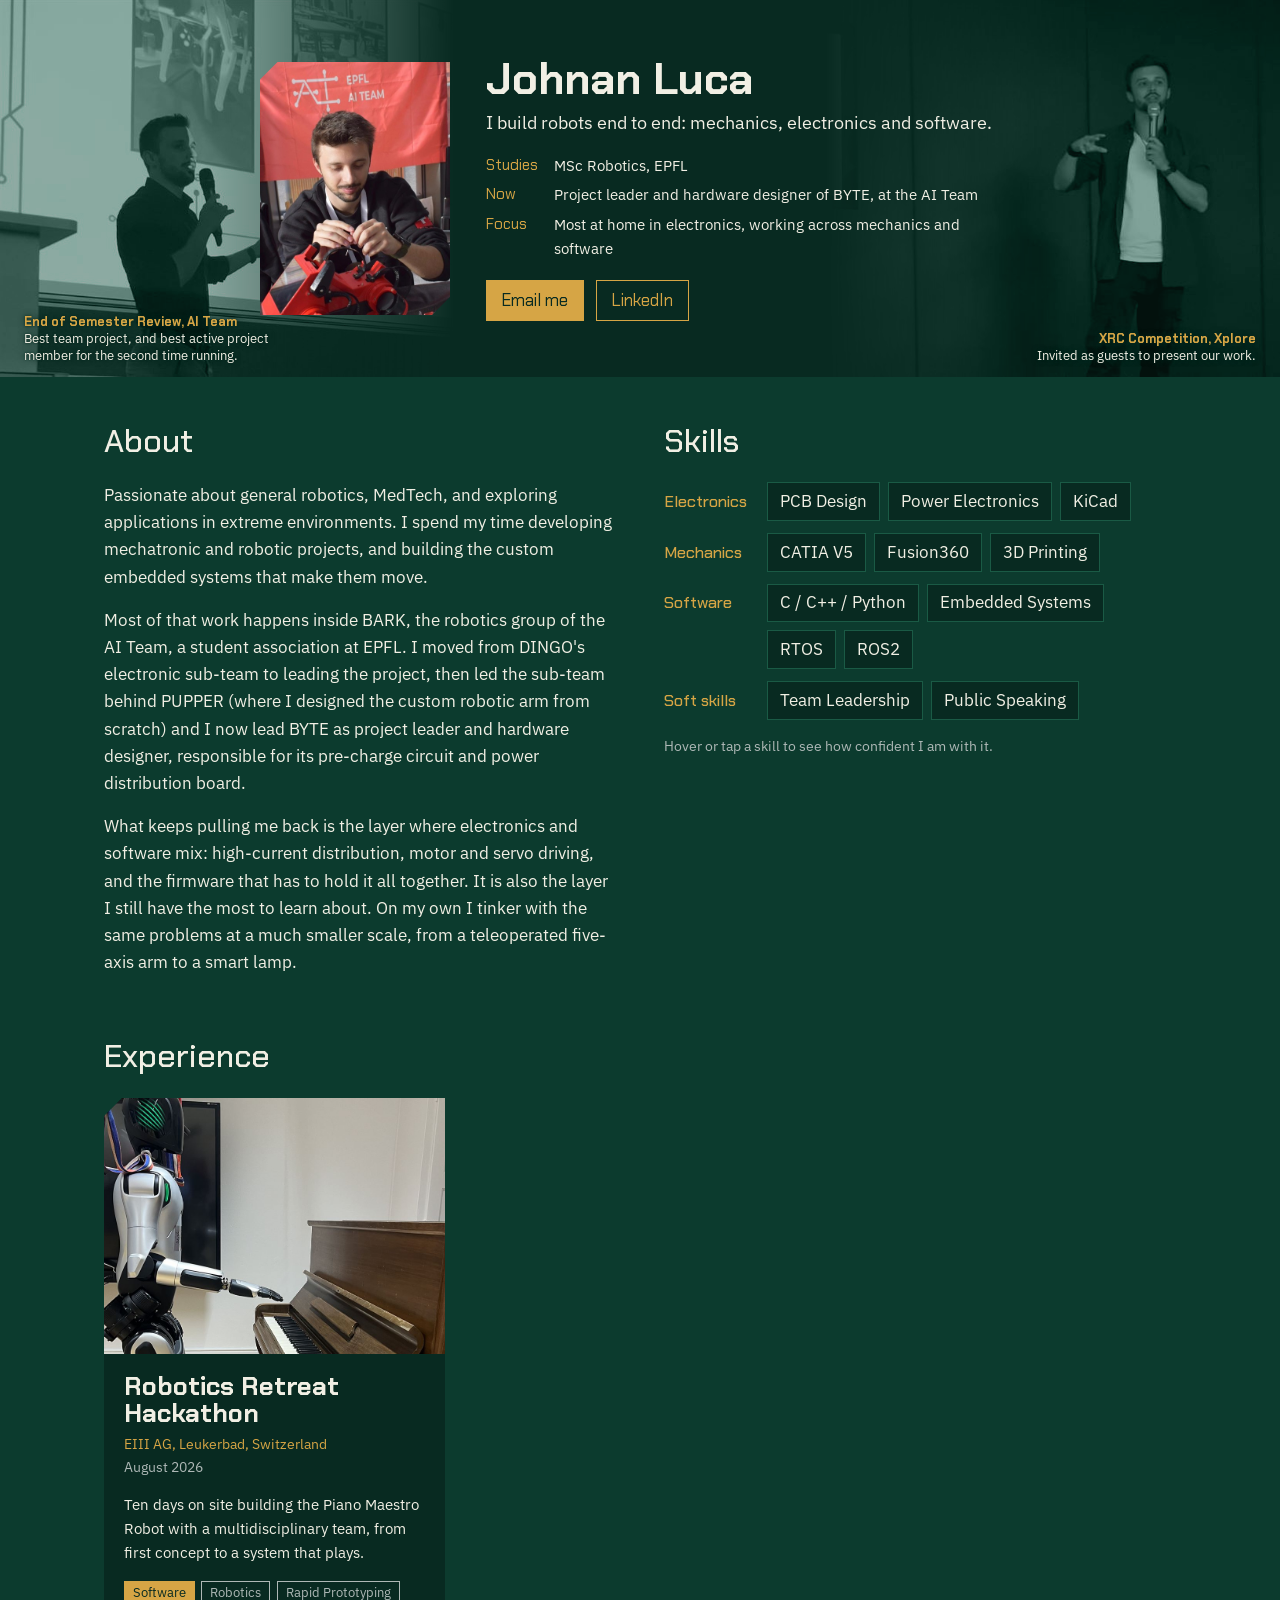
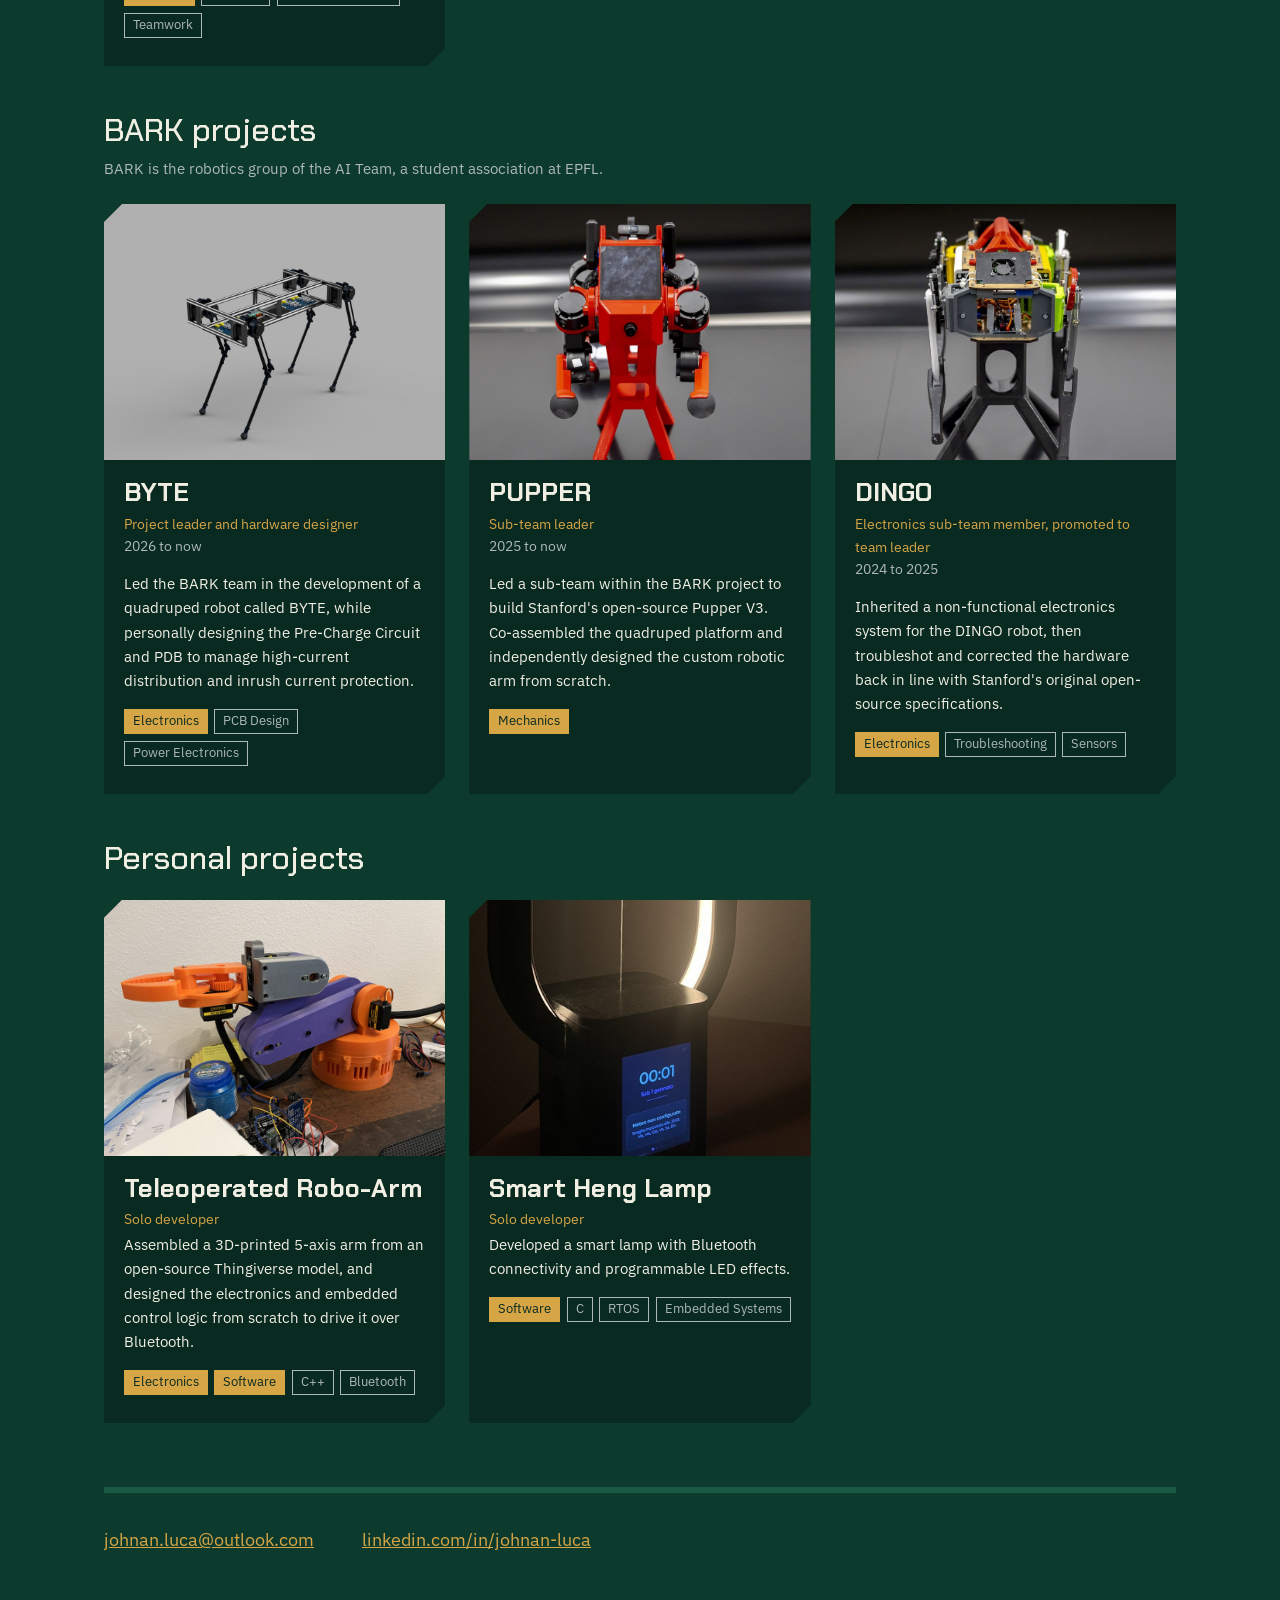
<file: index.html>
<!DOCTYPE html>
<html lang="en">
<head>
	<meta charset="UTF-8">
	<meta name="viewport" content="width=device-width, initial-scale=1.0">
	<title>Johnan Luca | Online Portfolio</title>
	<meta name="description" content="Johnan Luca, MSc Robotics at EPFL. Robots built end to end: mechanics, electronics and software.">
	<link rel="preconnect" href="https://fonts.googleapis.com">
	<link rel="preconnect" href="https://fonts.gstatic.com" crossorigin>
	<link href="https://fonts.googleapis.com/css2?family=Chakra+Petch:wght@500;700&family=IBM+Plex+Sans:wght@400;600&display=swap" rel="stylesheet">
	<link rel="stylesheet" href="style.css">
</head>
<body>

<header class="hero">
	<div class="hero-inner">
		<img src="images/profile.jpg" width="483" height="644"
		     alt="Johnan Luca maintaining the PUPPER quadruped under the AI Team banner at Swiss Robotics Day">
		<div>
			<h1>Johnan Luca</h1>
			<p>I build robots end to end: mechanics, electronics and software.</p>
			<dl class="facts">
				<dt>Studies</dt><dd>MSc Robotics, EPFL</dd>
				<dt>Now</dt><dd>Project leader and hardware designer of BYTE, at the AI Team</dd>
				<dt>Focus</dt><dd>Most at home in electronics, working across mechanics and software</dd>
			</dl>
			<div class="reach">
				<a href="mailto:johnan.luca@outlook.com">Email me</a>
				<a href="https://www.linkedin.com/in/johnan-luca" target="_blank" rel="noopener">LinkedIn</a>
			</div>
		</div>
	</div>
	<div class="talks">
		<figure class="talk talk-left">
			<img src="images/talk-1.jpg" alt="Johnan Luca presenting on stage with a microphone, a project timeline on the screen behind him">
			<figcaption><b>End of Semester Review, AI Team</b>Best team project, and best active project member for the second time running.</figcaption>
		</figure>
		<figure class="talk talk-right">
			<img src="images/talk-2.jpg" alt="Johnan Luca speaking into a microphone next to a screen showing circuit schematics">
			<figcaption><b>XRC Competition, Xplore</b>Invited as guests to present our work.</figcaption>
		</figure>
	</div>
</header>

<main class="board">

	<section class="two-col">
		<div class="prose" id="about">
			<h2>About</h2>
			<p>Passionate about general robotics, MedTech, and exploring applications in extreme environments. I spend my time developing mechatronic and robotic projects, and building the custom embedded systems that make them move.</p>
			<p>Most of that work happens inside BARK, the robotics group of the AI Team, a student association at EPFL. I moved from DINGO's electronic sub-team to leading the project, then led the sub-team behind PUPPER (where I designed the custom robotic arm from scratch) and I now lead BYTE as project leader and hardware designer, responsible for its pre-charge circuit and power distribution board.</p>
			<p>What keeps pulling me back is the layer where electronics and software mix: high-current distribution, motor and servo driving, and the firmware that has to hold it all together. It is also the layer I still have the most to learn about. On my own I tinker with the same problems at a much smaller scale, from a teleoperated five-axis arm to a smart lamp.</p>
		</div>

		<div id="skills">
			<h2>Skills</h2>
			<!-- Per aggiungere una skill: copia un <li> nel gruppo giusto e cambia
			     nome, --v (da 0 a 10) e il testo del livello. -->
			<div class="skill-groups">
				<h3>Electronics</h3>
				<ul class="skills">
					<li tabindex="0" style="--v:6.5">PCB Design<span class="level">Intermediate, 6.5 out of 10<i class="pads"></i></span></li>
					<li tabindex="0" style="--v:5.5">Power Electronics<span class="level">Intermediate, 5.5 out of 10<i class="pads"></i></span></li>
					<li tabindex="0" style="--v:8.5">KiCad<span class="level">Advanced, 8.5 out of 10<i class="pads"></i></span></li>
				</ul>
				<h3>Mechanics</h3>
				<ul class="skills">
					<li tabindex="0" style="--v:6.5">CATIA V5<span class="level">Intermediate, 6.5 out of 10<i class="pads"></i></span></li>
					<li tabindex="0" style="--v:7">Fusion360<span class="level">Intermediate, 7 out of 10<i class="pads"></i></span></li>
					<li tabindex="0" style="--v:9">3D Printing<span class="level">Advanced, 9 out of 10<i class="pads"></i></span></li>
				</ul>
				<h3>Software</h3>
				<ul class="skills">
					<li tabindex="0" style="--v:7">C / C++ / Python<span class="level">Intermediate, 7 out of 10<i class="pads"></i></span></li>
					<li tabindex="0" style="--v:6">Embedded Systems<span class="level">Intermediate, 6 out of 10<i class="pads"></i></span></li>
					<li tabindex="0" style="--v:6">RTOS<span class="level">Intermediate, 6 out of 10<i class="pads"></i></span></li>
					<li tabindex="0" style="--v:6">ROS2<span class="level">Intermediate, 6 out of 10<i class="pads"></i></span></li>
				</ul>
				<h3>Soft skills</h3>
				<ul class="skills">
					<li tabindex="0" style="--v:9">Team Leadership<span class="level">Advanced, 9 out of 10<i class="pads"></i></span></li>
					<li tabindex="0" style="--v:7">Public Speaking<span class="level">Intermediate, 7 out of 10<i class="pads"></i></span></li>
				</ul>
			</div>
			<p class="hint">Hover or tap a skill to see how confident I am with it.</p>
		</div>
	</section>

	<section id="experience">
		<h2>Experience</h2>
		<div class="cards">

			<a class="card" href="experience_eiii_hackathon.html">
				<img src="images/robomaestro_index_card.jpg" loading="lazy" alt="The Piano Maestro humanoid reaching for the keys of an upright piano">
				<div>
					<h3>Robotics Retreat Hackathon</h3>
					<div class="role">EIII AG, Leukerbad, Switzerland</div>
					<div class="period">August 2026</div>
					<p>Ten days on site building the Piano Maestro Robot with a multidisciplinary team, from first concept to a system that plays.</p>
					<ul class="tags"><li class="domain">Software</li><li>Robotics</li><li>Rapid Prototyping</li><li>Teamwork</li></ul>
				</div>
			</a>

			<!-- TEMPLATE: copia questo blocco per ogni nuova esperienza o progetto e crea
			     la pagina di dettaglio partendo da una di quelle esistenti.
			     La prima etichetta (class="domain") e' il dominio tecnico: Electronics,
			     Mechanics o Software. Se ne servono due, metti due <li class="domain">.
			<a class="card" href="experience_nome.html">
				<img src="images/nome_index_card.jpg" loading="lazy" alt="Descrizione della foto">
				<div>
					<h3>Ruolo o nome</h3>
					<div class="role">Ruolo, oppure azienda e luogo</div>
					<div class="period">Periodo</div>
					<p>Una o due frasi su cosa hai costruito.</p>
					<ul class="tags"><li class="domain">Electronics</li><li>Skill</li></ul>
				</div>
			</a>
			-->

		</div>
	</section>

	<section id="bark-projects">
		<h2>BARK projects</h2>
		<p class="note">BARK is the robotics group of the AI Team, a student association at EPFL.</p>
		<div class="cards">

			<a class="card" href="project_byte.html">
				<img src="images/byte_index_card.jpg" loading="lazy" alt="BYTE quadruped robot">
				<div>
					<h3>BYTE</h3>
					<div class="role">Project leader and hardware designer</div>
					<div class="period">2026 to now</div>
					<p>Led the BARK team in the development of a quadruped robot called BYTE, while personally designing the Pre-Charge Circuit and PDB to manage high-current distribution and inrush current protection.</p>
					<ul class="tags"><li class="domain">Electronics</li><li>PCB Design</li><li>Power Electronics</li></ul>
				</div>
			</a>

			<a class="card" href="project_pupper.html">
				<img src="images/pupper_index_card.jpg" loading="lazy" alt="PUPPER, the red quadruped, on show at the AI Team stand">
				<div>
					<h3>PUPPER</h3>
					<div class="role">Sub-team leader</div>
					<div class="period">2025 to now</div>
					<p>Led a sub-team within the BARK project to build Stanford's open-source Pupper V3. Co-assembled the quadruped platform and independently designed the custom robotic arm from scratch.</p>
					<ul class="tags"><li class="domain">Mechanics</li></ul>
				</div>
			</a>

			<a class="card" href="project_dingo.html">
				<img src="images/dingo_index_card.jpg" loading="lazy" alt="DINGO head-on, its open chassis showing the electronics inside">
				<div>
					<h3>DINGO</h3>
					<div class="role">Electronics sub-team member, promoted to team leader</div>
					<div class="period">2024 to 2025</div>
					<p>Inherited a non-functional electronics system for the DINGO robot, then troubleshot and corrected the hardware back in line with Stanford's original open-source specifications.</p>
					<ul class="tags"><li class="domain">Electronics</li><li>Troubleshooting</li><li>Sensors</li></ul>
				</div>
			</a>

		</div>
	</section>

	<section id="personal-projects">
		<h2>Personal projects</h2>
		<div class="cards">

			<a class="card" href="project_roboarm.html">
				<img src="images/roboarm_index_card.jpeg" loading="lazy" alt="The 3D-printed five-axis robotic arm">
				<div>
					<h3>Teleoperated Robo-Arm</h3>
					<div class="role">Solo developer</div>
					<p>Assembled a 3D-printed 5-axis arm from an open-source Thingiverse model, and designed the electronics and embedded control logic from scratch to drive it over Bluetooth.</p>
					<ul class="tags"><li class="domain">Electronics</li><li class="domain">Software</li><li>C++</li><li>Bluetooth</li></ul>
				</div>
			</a>

			<a class="card" href="project_smart_heng_lamp.html">
				<img src="images/smart_heng_lamp_index_card.jpg" loading="lazy" alt="Smart Heng Lamp: the balance lamp lit, with the custom base and its screen showing the clock">
				<div>
					<h3>Smart Heng Lamp</h3>
					<div class="role">Solo developer</div>
					<p>Developed a smart lamp with Bluetooth connectivity and programmable LED effects.</p>
					<ul class="tags"><li class="domain">Software</li><li>C</li><li>RTOS</li><li>Embedded Systems</li></ul>
				</div>
			</a>

		</div>
	</section>

	<footer class="contact" id="contact">
		<a href="mailto:johnan.luca@outlook.com">johnan.luca@outlook.com</a>
		<a href="https://www.linkedin.com/in/johnan-luca" target="_blank" rel="noopener">linkedin.com/in/johnan-luca</a>
	</footer>

</main>

</body>
</html>
</file>
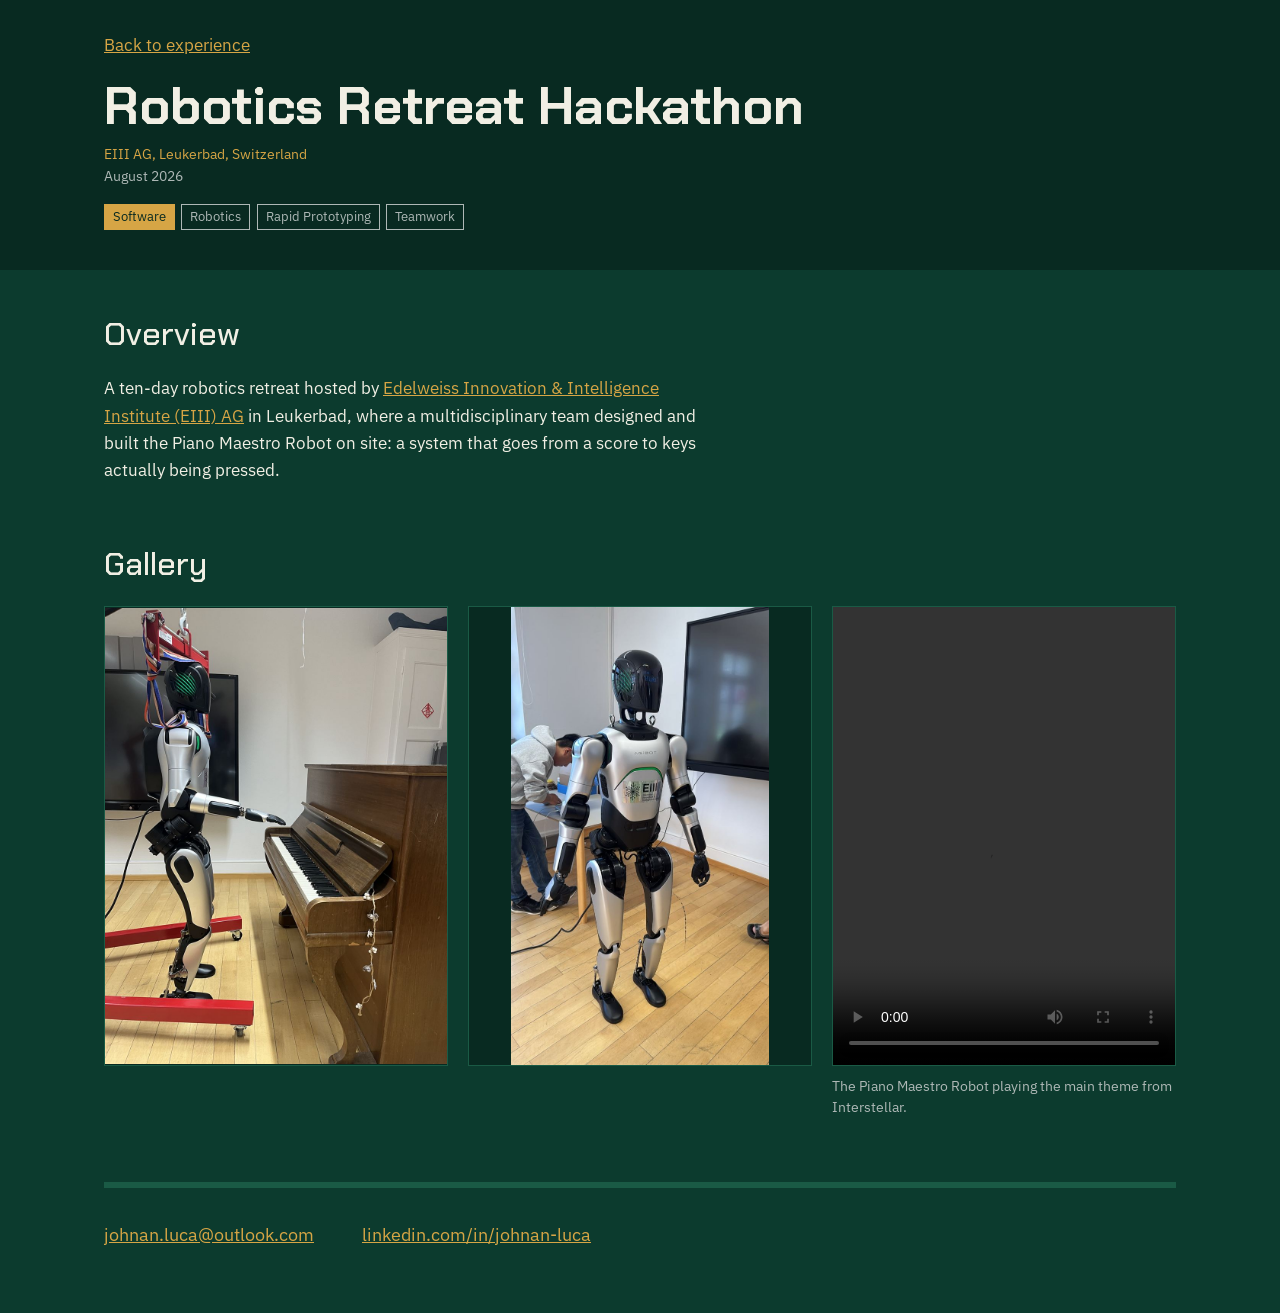
<file: experience_eiii_hackathon.html>
<!DOCTYPE html>
<html lang="en">
<head>
	<meta charset="UTF-8">
	<meta name="viewport" content="width=device-width, initial-scale=1.0">
	<title>Robotics Retreat Hackathon | Johnan Luca</title>
	<link rel="preconnect" href="https://fonts.googleapis.com">
	<link rel="preconnect" href="https://fonts.gstatic.com" crossorigin>
	<link href="https://fonts.googleapis.com/css2?family=Chakra+Petch:wght@500;700&family=IBM+Plex+Sans:wght@400;600&display=swap" rel="stylesheet">
	<link rel="stylesheet" href="style.css">
</head>
<body>

<header class="page-head">
	<div>
		<a href="index.html#experience">Back to experience</a>
		<h1>Robotics Retreat Hackathon</h1>
		<div class="role">EIII AG, Leukerbad, Switzerland</div>
		<div class="period">August 2026</div>
		<ul class="tags"><li class="domain">Software</li><li>Robotics</li><li>Rapid Prototyping</li><li>Teamwork</li></ul>
	</div>
</header>

<main class="board">

	<section class="prose">
		<h2>Overview</h2>
		<p>A ten-day robotics retreat hosted by <a href="https://www.eiii-ch.com/" target="_blank" rel="noopener noreferrer">Edelweiss Innovation &amp; Intelligence Institute (EIII) AG</a> in Leukerbad, where a multidisciplinary team designed and built the Piano Maestro Robot on site: a system that goes from a score to keys actually being pressed.</p>
		<!-- TODO: questa e' la parte che rende la pagina diversa dal CV.
		     Scrivi cosa hai costruito TU: quale sottosistema ti sei preso,
		     quale problema si e' presentato e come l'hai risolto, cosa
		     avresti fatto diversamente con piu' tempo. Due o tre paragrafi. -->
	</section>

	<section>
		<h2>Gallery</h2>
		<div class="gallery-grid">

			<!-- Inquadratura intera dello scatto usato, ritagliato, per la card in home. -->
			<img src="images/robomaestro_piano.jpg" width="900" height="1200" loading="lazy"
				 alt="The Piano Maestro Robot held in its test rig, one arm reaching for the keys of an upright piano"
				 class="gallery-item gallery-item--portrait">

			<img src="images/robomaestro_full.jpg" width="675" height="1200" loading="lazy"
				 alt="The Piano Maestro Robot standing at full height, the EIII logo on its chest"
				 class="gallery-item gallery-item--portrait">

			<figure class="gallery-figure">
				<video class="gallery-item gallery-item--portrait" controls preload="metadata" playsinline>
					<source src="videos/robomaestro_interstellar.mp4" type="video/mp4">
					Your browser does not support the video tag.
				</video>
				<figcaption class="gallery-caption">The Piano Maestro Robot playing the main theme from Interstellar.</figcaption>
			</figure>

		</div>
	</section>

	<footer class="contact">
		<a href="mailto:johnan.luca@outlook.com">johnan.luca@outlook.com</a>
		<a href="https://www.linkedin.com/in/johnan-luca" target="_blank" rel="noopener">linkedin.com/in/johnan-luca</a>
	</footer>

</main>

</body>
</html>
</file>
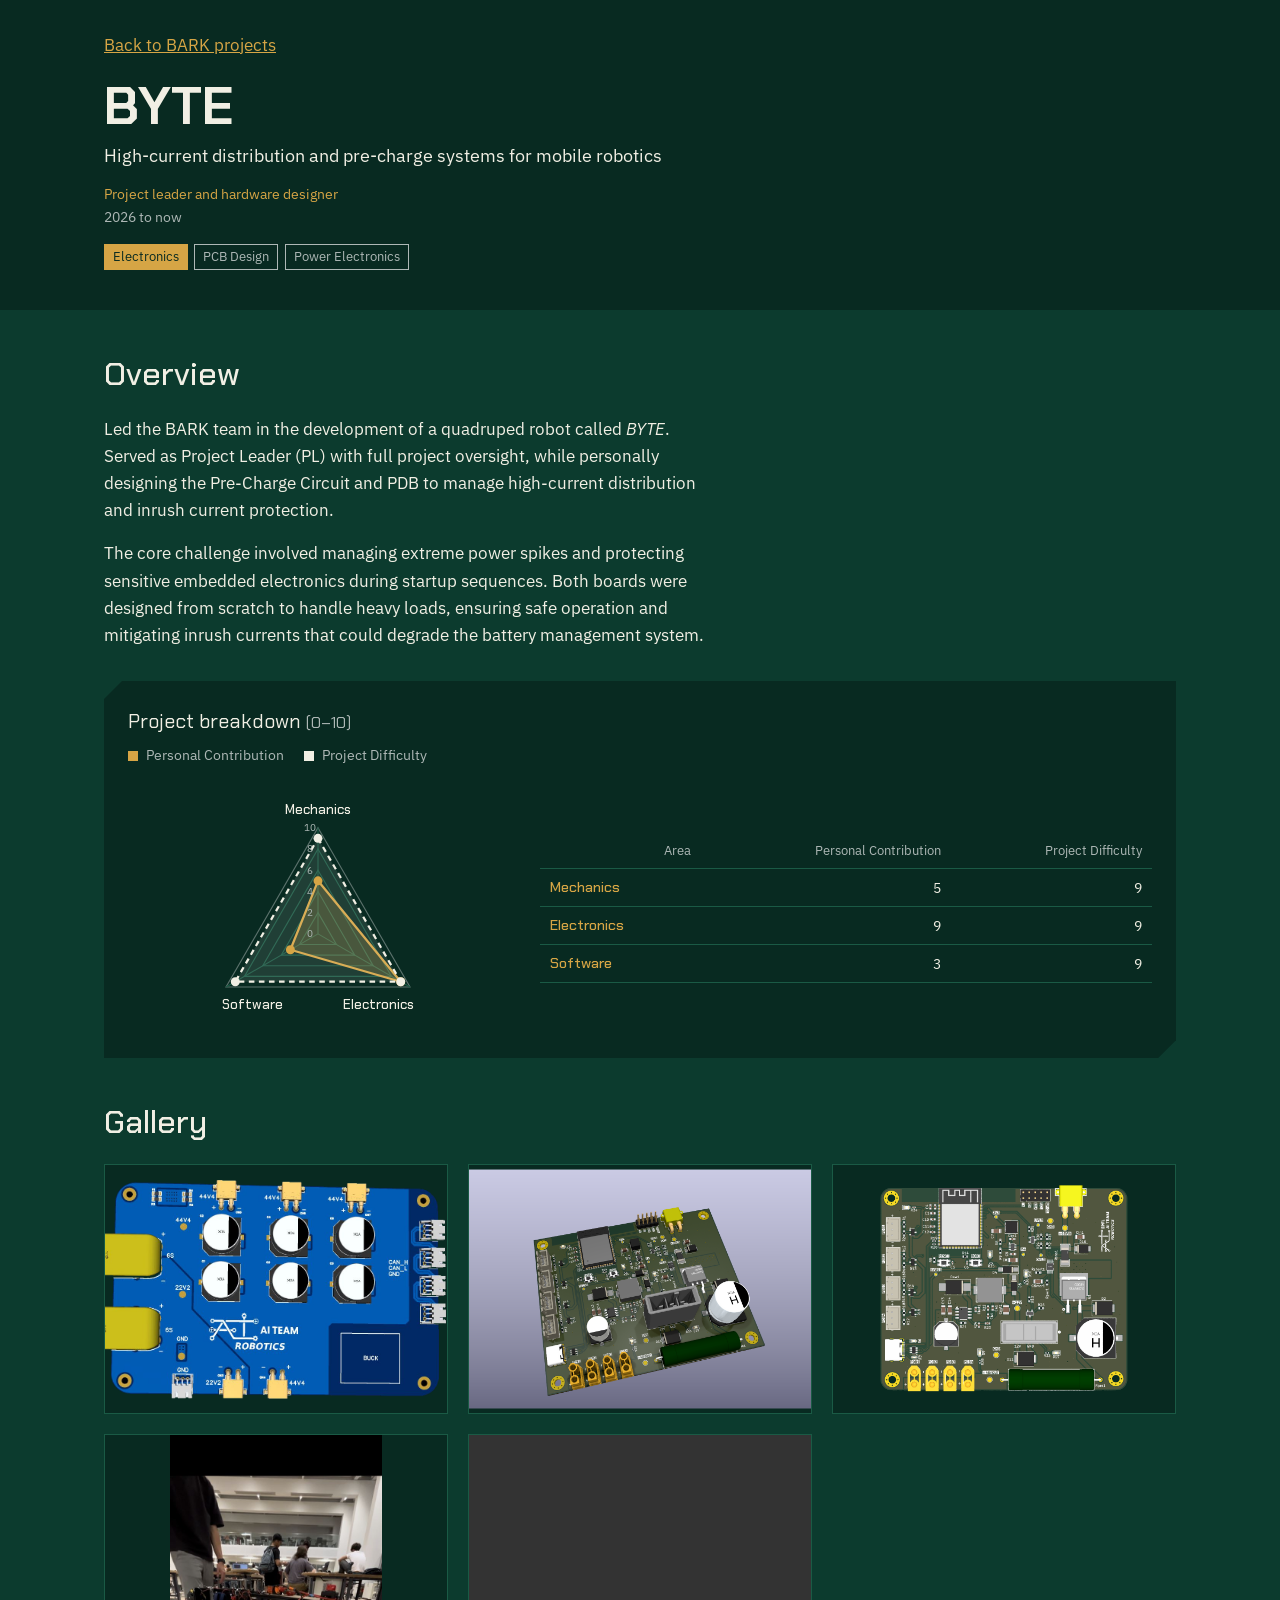
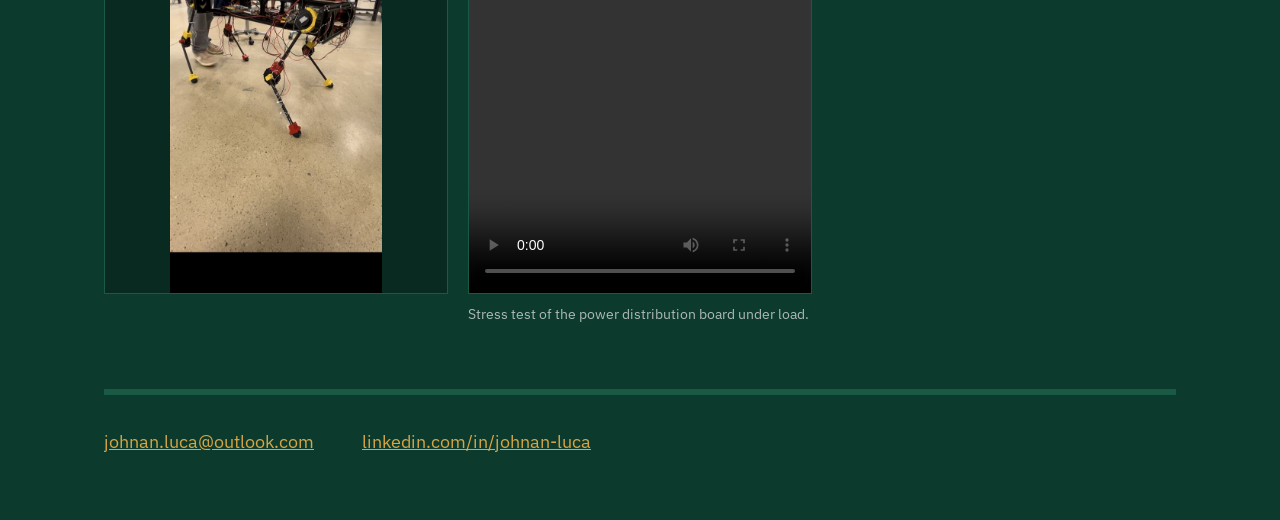
<file: project_byte.html>
<!DOCTYPE html>
<html lang="en">
<head>
	<meta charset="UTF-8">
	<meta name="viewport" content="width=device-width, initial-scale=1.0">
	<title>BYTE | Johnan Luca</title>
	<link rel="preconnect" href="https://fonts.googleapis.com">
	<link rel="preconnect" href="https://fonts.gstatic.com" crossorigin>
	<link href="https://fonts.googleapis.com/css2?family=Chakra+Petch:wght@500;700&family=IBM+Plex+Sans:wght@400;600&display=swap" rel="stylesheet">
	<link rel="stylesheet" href="style.css">
</head>
<body>

<header class="page-head">
	<div>
		<a href="index.html#bark-projects">Back to BARK projects</a>
		<h1>BYTE</h1>
		<p>High-current distribution and pre-charge systems for mobile robotics</p>
		<div class="role">Project leader and hardware designer</div>
		<div class="period">2026 to now</div>
		<ul class="tags"><li class="domain">Electronics</li><li>PCB Design</li><li>Power Electronics</li></ul>
	</div>
</header>

<main class="board">

	<section>
		<div class="prose">
			<h2>Overview</h2>
			<p>Led the BARK team in the development of a quadruped robot called <em>BYTE</em>. Served as Project Leader (PL) with full project oversight, while personally designing the Pre-Charge Circuit and PDB to manage high-current distribution and inrush current protection.</p>
			<p>The core challenge involved managing extreme power spikes and protecting sensitive embedded electronics during startup sequences. Both boards were designed from scratch to handle heavy loads, ensuring safe operation and mitigating inrush currents that could degrade the battery management system.</p>
		</div>

		<figure class="radar-figure">
			<figcaption class="radar-caption">Project breakdown <span>(0&ndash;10)</span></figcaption>
			<ul class="radar-legend">
				<li><span class="radar-swatch" style="background:var(--viz-s1);"></span>Personal Contribution</li>
				<li><span class="radar-swatch" style="background:var(--viz-s2);"></span>Project Difficulty</li>
			</ul>
			<svg class="radar-svg" viewBox="0 0 340 225" role="img" aria-label="Radar chart: Personal Contribution, Project Difficulty across Mechanics, Electronics and Software">
				<polygon class="radar-grid" points="170.0,116.0 186.5,144.5 153.5,144.5"/>
				<polygon class="radar-grid" points="170.0,97.0 202.9,154.0 137.1,154.0"/>
				<polygon class="radar-grid" points="170.0,78.0 219.4,163.5 120.6,163.5"/>
				<polygon class="radar-grid" points="170.0,59.0 235.8,173.0 104.2,173.0"/>
				<polygon class="radar-grid radar-grid-outer" points="170.0,40.0 252.3,182.5 87.7,182.5"/>
				<line class="radar-spoke" x1="170.0" y1="135.0" x2="170.0" y2="40.0"/>
				<line class="radar-spoke" x1="170.0" y1="135.0" x2="252.3" y2="182.5"/>
				<line class="radar-spoke" x1="170.0" y1="135.0" x2="87.7" y2="182.5"/>
				<polygon class="radar-area radar-contribution" points="170.0,87.5 244.0,177.8 145.3,149.2"/>
				<polygon class="radar-area radar-difficulty" points="170.0,49.5 244.0,177.8 96.0,177.8"/>
				<circle class="radar-dot radar-contribution" cx="170.0" cy="87.5" r="4"/>
				<circle class="radar-dot radar-contribution" cx="244.0" cy="177.8" r="4"/>
				<circle class="radar-dot radar-contribution" cx="145.3" cy="149.2" r="4"/>
				<circle class="radar-dot radar-difficulty" cx="170.0" cy="49.5" r="4"/>
				<circle class="radar-dot radar-difficulty" cx="244.0" cy="177.8" r="4"/>
				<circle class="radar-dot radar-difficulty" cx="96.0" cy="177.8" r="4"/>
				<text class="radar-tick" x="163.0" y="138.0">0</text>
				<text class="radar-tick" x="163.0" y="119.0">2</text>
				<text class="radar-tick" x="163.0" y="100.0">4</text>
				<text class="radar-tick" x="163.0" y="81.0">6</text>
				<text class="radar-tick" x="163.0" y="62.0">8</text>
				<text class="radar-tick" x="163.0" y="43.0">10</text>
				<text class="radar-axis-label" x="170.0" y="28.0" text-anchor="middle">Mechanics</text>
				<text class="radar-axis-label" x="256.3" y="202.5" text-anchor="end">Electronics</text>
				<text class="radar-axis-label" x="83.7" y="202.5" text-anchor="start">Software</text>
			</svg>
			<table class="radar-table">
				<thead><tr><th scope="col">Area</th><th scope="col">Personal Contribution</th><th scope="col">Project Difficulty</th></tr></thead>
				<tbody>
					<tr><th scope="row">Mechanics</th><td>5</td><td>9</td></tr>
					<tr><th scope="row">Electronics</th><td>9</td><td>9</td></tr>
					<tr><th scope="row">Software</th><td>3</td><td>9</td></tr>
				</tbody>
			</table>
		</figure>
	</section>

	<section>
		<h2>Gallery</h2>
		<div class="gallery-grid">

			<img src="images/PDB_clean.png" alt="Power Distribution Board (PDB) layout" class="gallery-item">

			<img src="images/Good_Boy_Limiter_3D.png" alt="Good Boy Limiter pre-charge board, 3D render" class="gallery-item">

			<img src="images/render_GBL.png" alt="Good Boy Limiter pre-charge board, layout view" class="gallery-item">

			<img src="images/byte_assembled.jpg" width="555" height="1200" loading="lazy"
				 alt="The assembled BYTE quadruped standing on the lab floor, its frame and wiring visible"
				 class="gallery-item gallery-item--portrait">

			<figure class="gallery-figure">
				<!-- TODO: didascalia dedotta dal nome del file, controlla che descriva il clip. -->
				<video class="gallery-item gallery-item--portrait" controls preload="metadata" playsinline>
					<source src="videos/byte_stress_test.mp4" type="video/mp4">
					Your browser does not support the video tag.
				</video>
				<figcaption class="gallery-caption">Stress test of the power distribution board under load.</figcaption>
			</figure>

		</div>
	</section>

	<footer class="contact">
		<a href="mailto:johnan.luca@outlook.com">johnan.luca@outlook.com</a>
		<a href="https://www.linkedin.com/in/johnan-luca" target="_blank" rel="noopener">linkedin.com/in/johnan-luca</a>
	</footer>

</main>

</body>
</html>
</file>
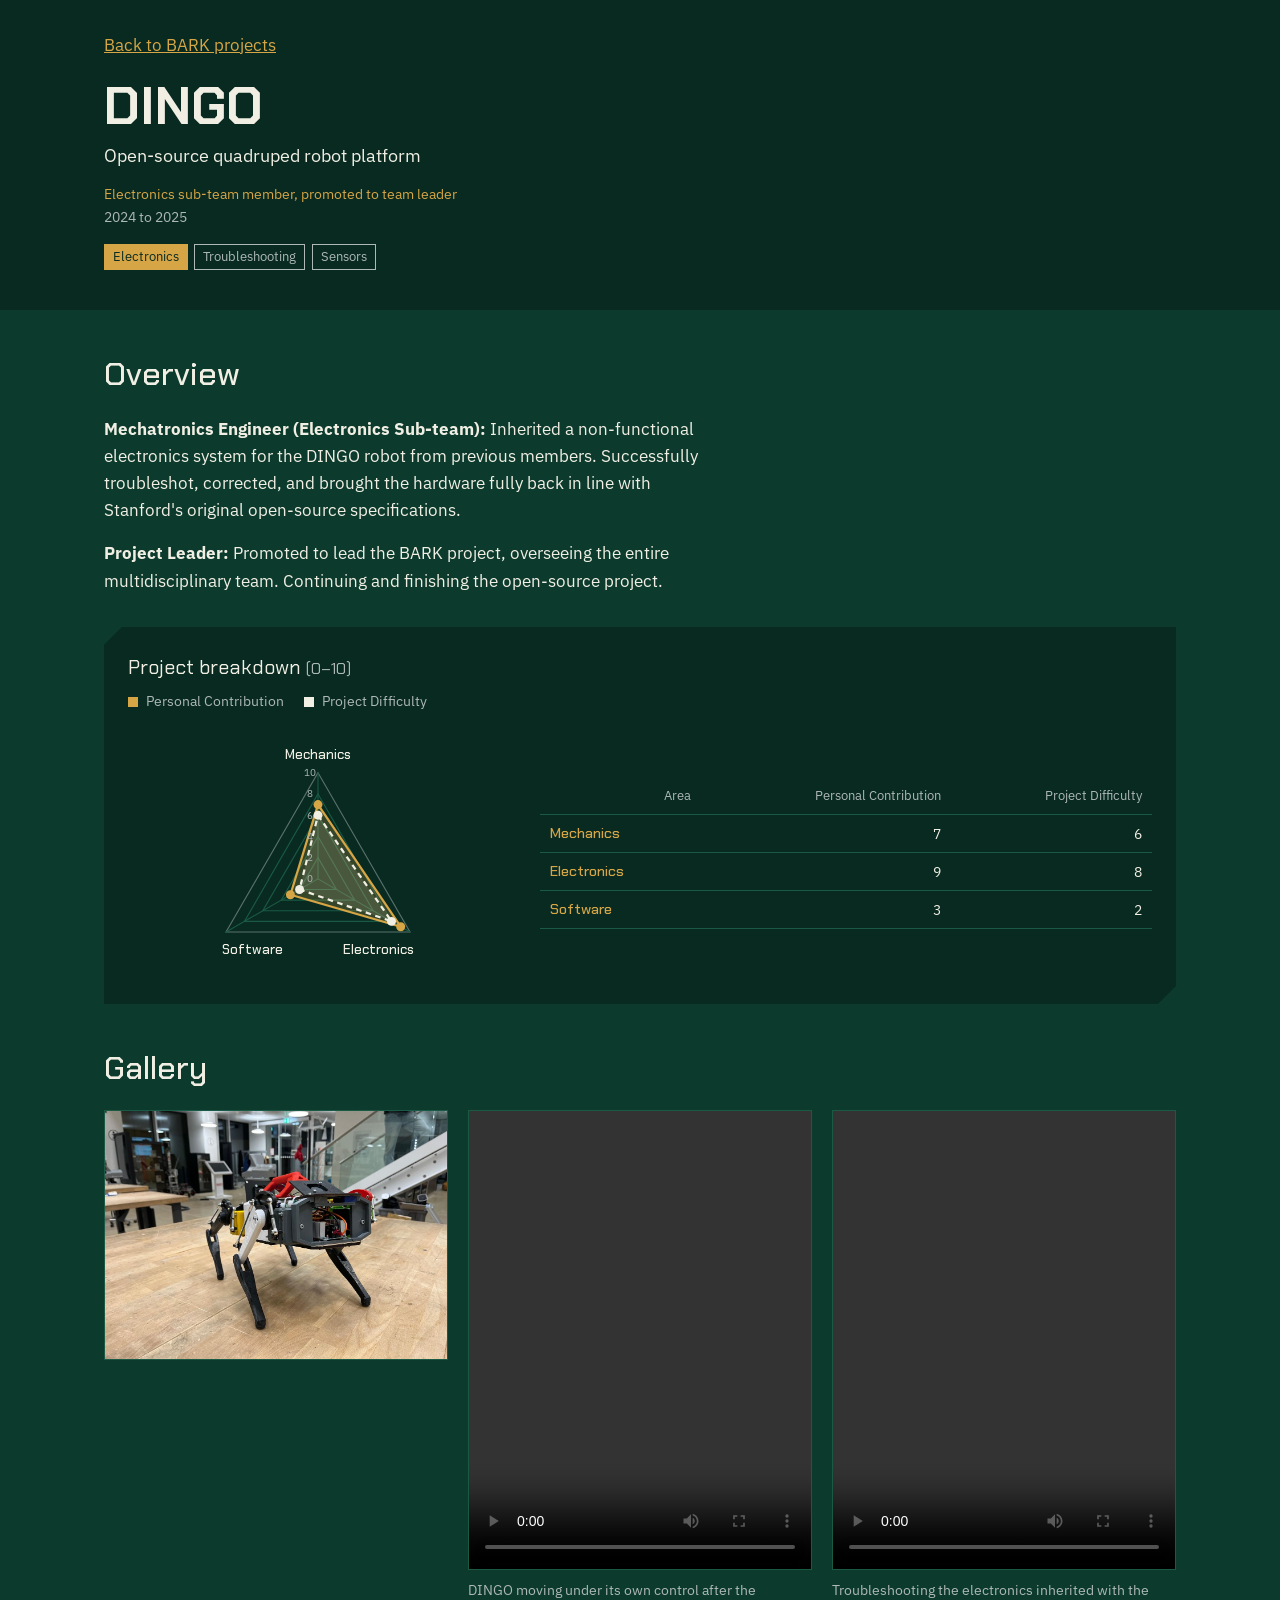
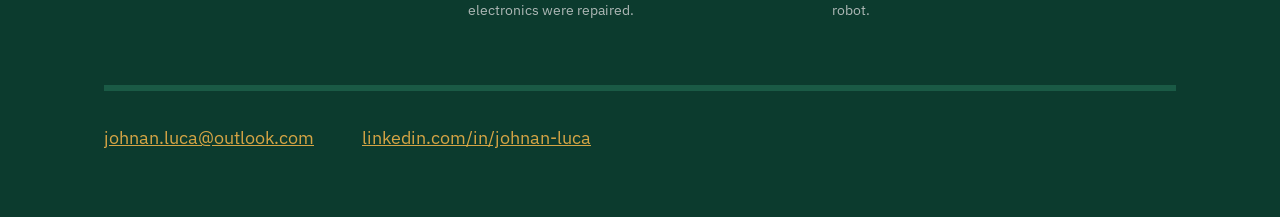
<file: project_dingo.html>
<!DOCTYPE html>
<html lang="en">
<head>
	<meta charset="UTF-8">
	<meta name="viewport" content="width=device-width, initial-scale=1.0">
	<title>DINGO | Johnan Luca</title>
	<link rel="preconnect" href="https://fonts.googleapis.com">
	<link rel="preconnect" href="https://fonts.gstatic.com" crossorigin>
	<link href="https://fonts.googleapis.com/css2?family=Chakra+Petch:wght@500;700&family=IBM+Plex+Sans:wght@400;600&display=swap" rel="stylesheet">
	<link rel="stylesheet" href="style.css">
</head>
<body>

<header class="page-head">
	<div>
		<a href="index.html#bark-projects">Back to BARK projects</a>
		<h1>DINGO</h1>
		<p>Open-source quadruped robot platform</p>
		<div class="role">Electronics sub-team member, promoted to team leader</div>
		<div class="period">2024 to 2025</div>
		<ul class="tags"><li class="domain">Electronics</li><li>Troubleshooting</li><li>Sensors</li></ul>
	</div>
</header>

<main class="board">

	<section>
		<div class="prose">
			<h2>Overview</h2>
			<p><strong>Mechatronics Engineer (Electronics Sub-team):</strong> Inherited a non-functional electronics system for the DINGO robot from previous members. Successfully troubleshot, corrected, and brought the hardware fully back in line with Stanford's original open-source specifications.</p>
			<p><strong>Project Leader:</strong> Promoted to lead the BARK project, overseeing the entire multidisciplinary team. Continuing and finishing the open-source project.</p>
		</div>

		<figure class="radar-figure">
			<figcaption class="radar-caption">Project breakdown <span>(0&ndash;10)</span></figcaption>
			<ul class="radar-legend">
				<li><span class="radar-swatch" style="background:var(--viz-s1);"></span>Personal Contribution</li>
				<li><span class="radar-swatch" style="background:var(--viz-s2);"></span>Project Difficulty</li>
			</ul>
			<svg class="radar-svg" viewBox="0 0 340 225" role="img" aria-label="Radar chart: Personal Contribution, Project Difficulty across Mechanics, Electronics and Software">
				<polygon class="radar-grid" points="170.0,116.0 186.5,144.5 153.5,144.5"/>
				<polygon class="radar-grid" points="170.0,97.0 202.9,154.0 137.1,154.0"/>
				<polygon class="radar-grid" points="170.0,78.0 219.4,163.5 120.6,163.5"/>
				<polygon class="radar-grid" points="170.0,59.0 235.8,173.0 104.2,173.0"/>
				<polygon class="radar-grid radar-grid-outer" points="170.0,40.0 252.3,182.5 87.7,182.5"/>
				<line class="radar-spoke" x1="170.0" y1="135.0" x2="170.0" y2="40.0"/>
				<line class="radar-spoke" x1="170.0" y1="135.0" x2="252.3" y2="182.5"/>
				<line class="radar-spoke" x1="170.0" y1="135.0" x2="87.7" y2="182.5"/>
				<polygon class="radar-area radar-contribution" points="170.0,68.5 244.0,177.8 145.3,149.2"/>
				<polygon class="radar-area radar-difficulty" points="170.0,78.0 235.8,173.0 153.5,144.5"/>
				<circle class="radar-dot radar-contribution" cx="170.0" cy="68.5" r="4"/>
				<circle class="radar-dot radar-contribution" cx="244.0" cy="177.8" r="4"/>
				<circle class="radar-dot radar-contribution" cx="145.3" cy="149.2" r="4"/>
				<circle class="radar-dot radar-difficulty" cx="170.0" cy="78.0" r="4"/>
				<circle class="radar-dot radar-difficulty" cx="235.8" cy="173.0" r="4"/>
				<circle class="radar-dot radar-difficulty" cx="153.5" cy="144.5" r="4"/>
				<text class="radar-tick" x="163.0" y="138.0">0</text>
				<text class="radar-tick" x="163.0" y="119.0">2</text>
				<text class="radar-tick" x="163.0" y="100.0">4</text>
				<text class="radar-tick" x="163.0" y="81.0">6</text>
				<text class="radar-tick" x="163.0" y="62.0">8</text>
				<text class="radar-tick" x="163.0" y="43.0">10</text>
				<text class="radar-axis-label" x="170.0" y="28.0" text-anchor="middle">Mechanics</text>
				<text class="radar-axis-label" x="256.3" y="202.5" text-anchor="end">Electronics</text>
				<text class="radar-axis-label" x="83.7" y="202.5" text-anchor="start">Software</text>
			</svg>
			<table class="radar-table">
				<thead><tr><th scope="col">Area</th><th scope="col">Personal Contribution</th><th scope="col">Project Difficulty</th></tr></thead>
				<tbody>
					<tr><th scope="row">Mechanics</th><td>7</td><td>6</td></tr>
					<tr><th scope="row">Electronics</th><td>9</td><td>8</td></tr>
					<tr><th scope="row">Software</th><td>3</td><td>2</td></tr>
				</tbody>
			</table>
		</figure>
	</section>

	<section>
		<h2>Gallery</h2>
		<div class="gallery-grid">

			<!-- TODO: replace with images/dingo-render.jpg once available -->

			<!-- TODO: replace with images/dingo-precharge-circuit.jpg once available -->

			<!-- Vecchia index card: DINGO sul banco, telaio aperto sull'elettronica. -->
			<img src="images/dingo_assembled.jpg" width="1200" height="900" loading="lazy"
				 alt="The assembled DINGO robot on a workbench, its open chassis showing the wiring and boards"
				 class="gallery-item">

			<figure class="gallery-figure">
				<!-- TODO: didascalia dedotta dal nome del file, controlla che descriva il clip. -->
				<video class="gallery-item gallery-item--portrait" controls preload="metadata" playsinline>
					<source src="videos/dingo_move.mp4" type="video/mp4">
					Your browser does not support the video tag.
				</video>
				<figcaption class="gallery-caption">DINGO moving under its own control after the electronics were repaired.</figcaption>
			</figure>

			<figure class="gallery-figure">
				<!-- TODO: didascalia dedotta dal nome del file, controlla che descriva il clip. -->
				<video class="gallery-item gallery-item--portrait" controls preload="metadata" playsinline>
					<source src="videos/dingo_troubleshoot.mp4" type="video/mp4">
					Your browser does not support the video tag.
				</video>
				<figcaption class="gallery-caption">Troubleshooting the electronics inherited with the robot.</figcaption>
			</figure>

		</div>
	</section>

	<footer class="contact">
		<a href="mailto:johnan.luca@outlook.com">johnan.luca@outlook.com</a>
		<a href="https://www.linkedin.com/in/johnan-luca" target="_blank" rel="noopener">linkedin.com/in/johnan-luca</a>
	</footer>

</main>

</body>
</html>
</file>
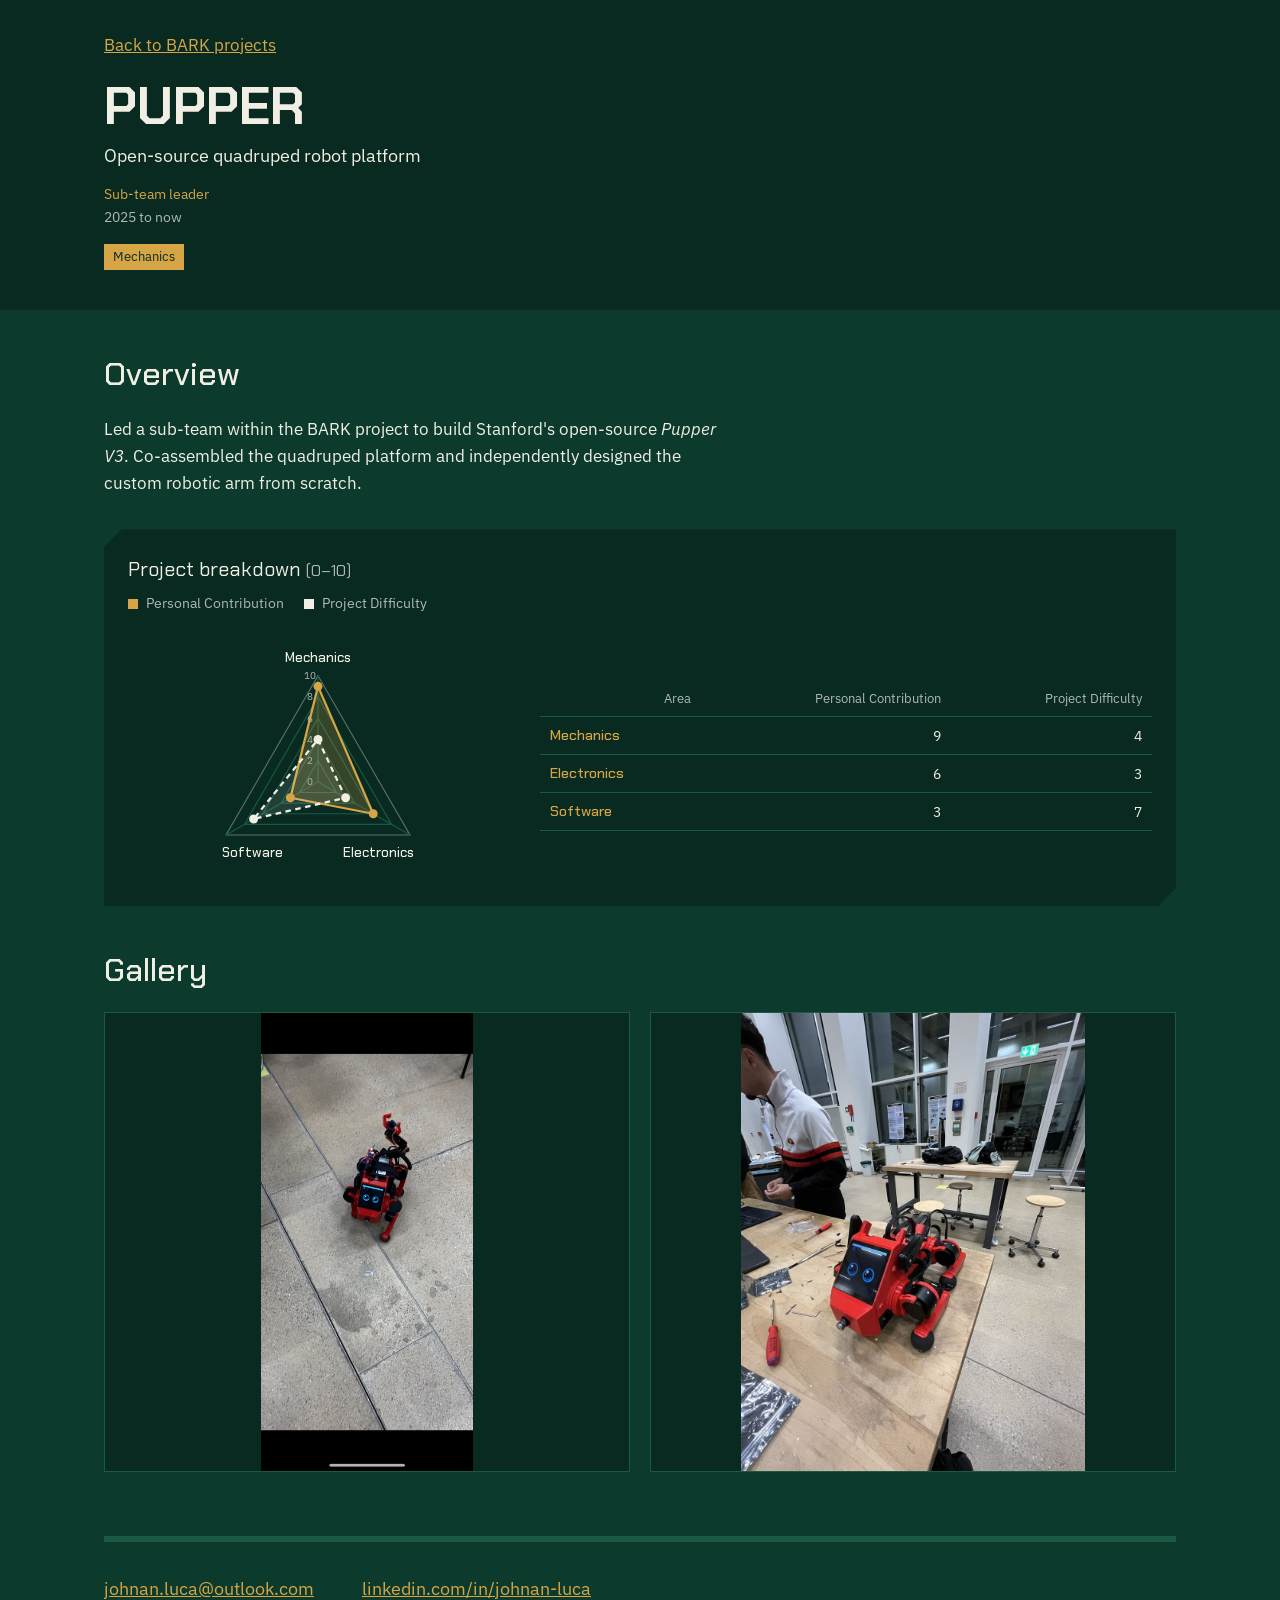
<file: project_pupper.html>
<!DOCTYPE html>
<html lang="en">
<head>
	<meta charset="UTF-8">
	<meta name="viewport" content="width=device-width, initial-scale=1.0">
	<title>PUPPER | Johnan Luca</title>
	<link rel="preconnect" href="https://fonts.googleapis.com">
	<link rel="preconnect" href="https://fonts.gstatic.com" crossorigin>
	<link href="https://fonts.googleapis.com/css2?family=Chakra+Petch:wght@500;700&family=IBM+Plex+Sans:wght@400;600&display=swap" rel="stylesheet">
	<link rel="stylesheet" href="style.css">
</head>
<body>

<header class="page-head">
	<div>
		<a href="index.html#bark-projects">Back to BARK projects</a>
		<h1>PUPPER</h1>
		<p>Open-source quadruped robot platform</p>
		<div class="role">Sub-team leader</div>
		<div class="period">2025 to now</div>
		<ul class="tags"><li class="domain">Mechanics</li></ul>
	</div>
</header>

<main class="board">

	<section>
		<div class="prose">
			<h2>Overview</h2>
			<p>Led a sub-team within the BARK project to build Stanford's open-source <em>Pupper V3</em>. Co-assembled the quadruped platform and independently designed the custom robotic arm from scratch.</p>
		</div>

		<figure class="radar-figure">
			<figcaption class="radar-caption">Project breakdown <span>(0&ndash;10)</span></figcaption>
			<ul class="radar-legend">
				<li><span class="radar-swatch" style="background:var(--viz-s1);"></span>Personal Contribution</li>
				<li><span class="radar-swatch" style="background:var(--viz-s2);"></span>Project Difficulty</li>
			</ul>
			<svg class="radar-svg" viewBox="0 0 340 225" role="img" aria-label="Radar chart: Personal Contribution, Project Difficulty across Mechanics, Electronics and Software">
				<polygon class="radar-grid" points="170.0,116.0 186.5,144.5 153.5,144.5"/>
				<polygon class="radar-grid" points="170.0,97.0 202.9,154.0 137.1,154.0"/>
				<polygon class="radar-grid" points="170.0,78.0 219.4,163.5 120.6,163.5"/>
				<polygon class="radar-grid" points="170.0,59.0 235.8,173.0 104.2,173.0"/>
				<polygon class="radar-grid radar-grid-outer" points="170.0,40.0 252.3,182.5 87.7,182.5"/>
				<line class="radar-spoke" x1="170.0" y1="135.0" x2="170.0" y2="40.0"/>
				<line class="radar-spoke" x1="170.0" y1="135.0" x2="252.3" y2="182.5"/>
				<line class="radar-spoke" x1="170.0" y1="135.0" x2="87.7" y2="182.5"/>
				<polygon class="radar-area radar-contribution" points="170.0,49.5 219.4,163.5 145.3,149.2"/>
				<polygon class="radar-area radar-difficulty" points="170.0,97.0 194.7,149.2 112.4,168.2"/>
				<circle class="radar-dot radar-contribution" cx="170.0" cy="49.5" r="4"/>
				<circle class="radar-dot radar-contribution" cx="219.4" cy="163.5" r="4"/>
				<circle class="radar-dot radar-contribution" cx="145.3" cy="149.2" r="4"/>
				<circle class="radar-dot radar-difficulty" cx="170.0" cy="97.0" r="4"/>
				<circle class="radar-dot radar-difficulty" cx="194.7" cy="149.2" r="4"/>
				<circle class="radar-dot radar-difficulty" cx="112.4" cy="168.2" r="4"/>
				<text class="radar-tick" x="163.0" y="138.0">0</text>
				<text class="radar-tick" x="163.0" y="119.0">2</text>
				<text class="radar-tick" x="163.0" y="100.0">4</text>
				<text class="radar-tick" x="163.0" y="81.0">6</text>
				<text class="radar-tick" x="163.0" y="62.0">8</text>
				<text class="radar-tick" x="163.0" y="43.0">10</text>
				<text class="radar-axis-label" x="170.0" y="28.0" text-anchor="middle">Mechanics</text>
				<text class="radar-axis-label" x="256.3" y="202.5" text-anchor="end">Electronics</text>
				<text class="radar-axis-label" x="83.7" y="202.5" text-anchor="start">Software</text>
			</svg>
			<table class="radar-table">
				<thead><tr><th scope="col">Area</th><th scope="col">Personal Contribution</th><th scope="col">Project Difficulty</th></tr></thead>
				<tbody>
					<tr><th scope="row">Mechanics</th><td>9</td><td>4</td></tr>
					<tr><th scope="row">Electronics</th><td>6</td><td>3</td></tr>
					<tr><th scope="row">Software</th><td>3</td><td>7</td></tr>
				</tbody>
			</table>
		</figure>
	</section>

	<section>
		<h2>Gallery</h2>
		<div class="gallery-grid">

			<img src="images/pupp_walk.jpg" width="739" height="1600" loading="lazy"
				 alt="The assembled PUPPER robot walking"
				 class="gallery-item gallery-item--portrait">

			<!-- Vecchia index card: PUPPER sul banco durante il montaggio. -->
			<img src="images/pupper_assembly.jpg" width="900" height="1200" loading="lazy"
				 alt="PUPPER on the workbench during assembly, its screen showing the animated eyes"
				 class="gallery-item gallery-item--portrait">

			<!-- TODO: replace with a render of the custom robotic arm once available -->

			<!-- TODO: replace with a <video> tag pointing to videos/pupper-walking-test.mp4 once available -->

		</div>
	</section>

	<footer class="contact">
		<a href="mailto:johnan.luca@outlook.com">johnan.luca@outlook.com</a>
		<a href="https://www.linkedin.com/in/johnan-luca" target="_blank" rel="noopener">linkedin.com/in/johnan-luca</a>
	</footer>

</main>

</body>
</html>
</file>
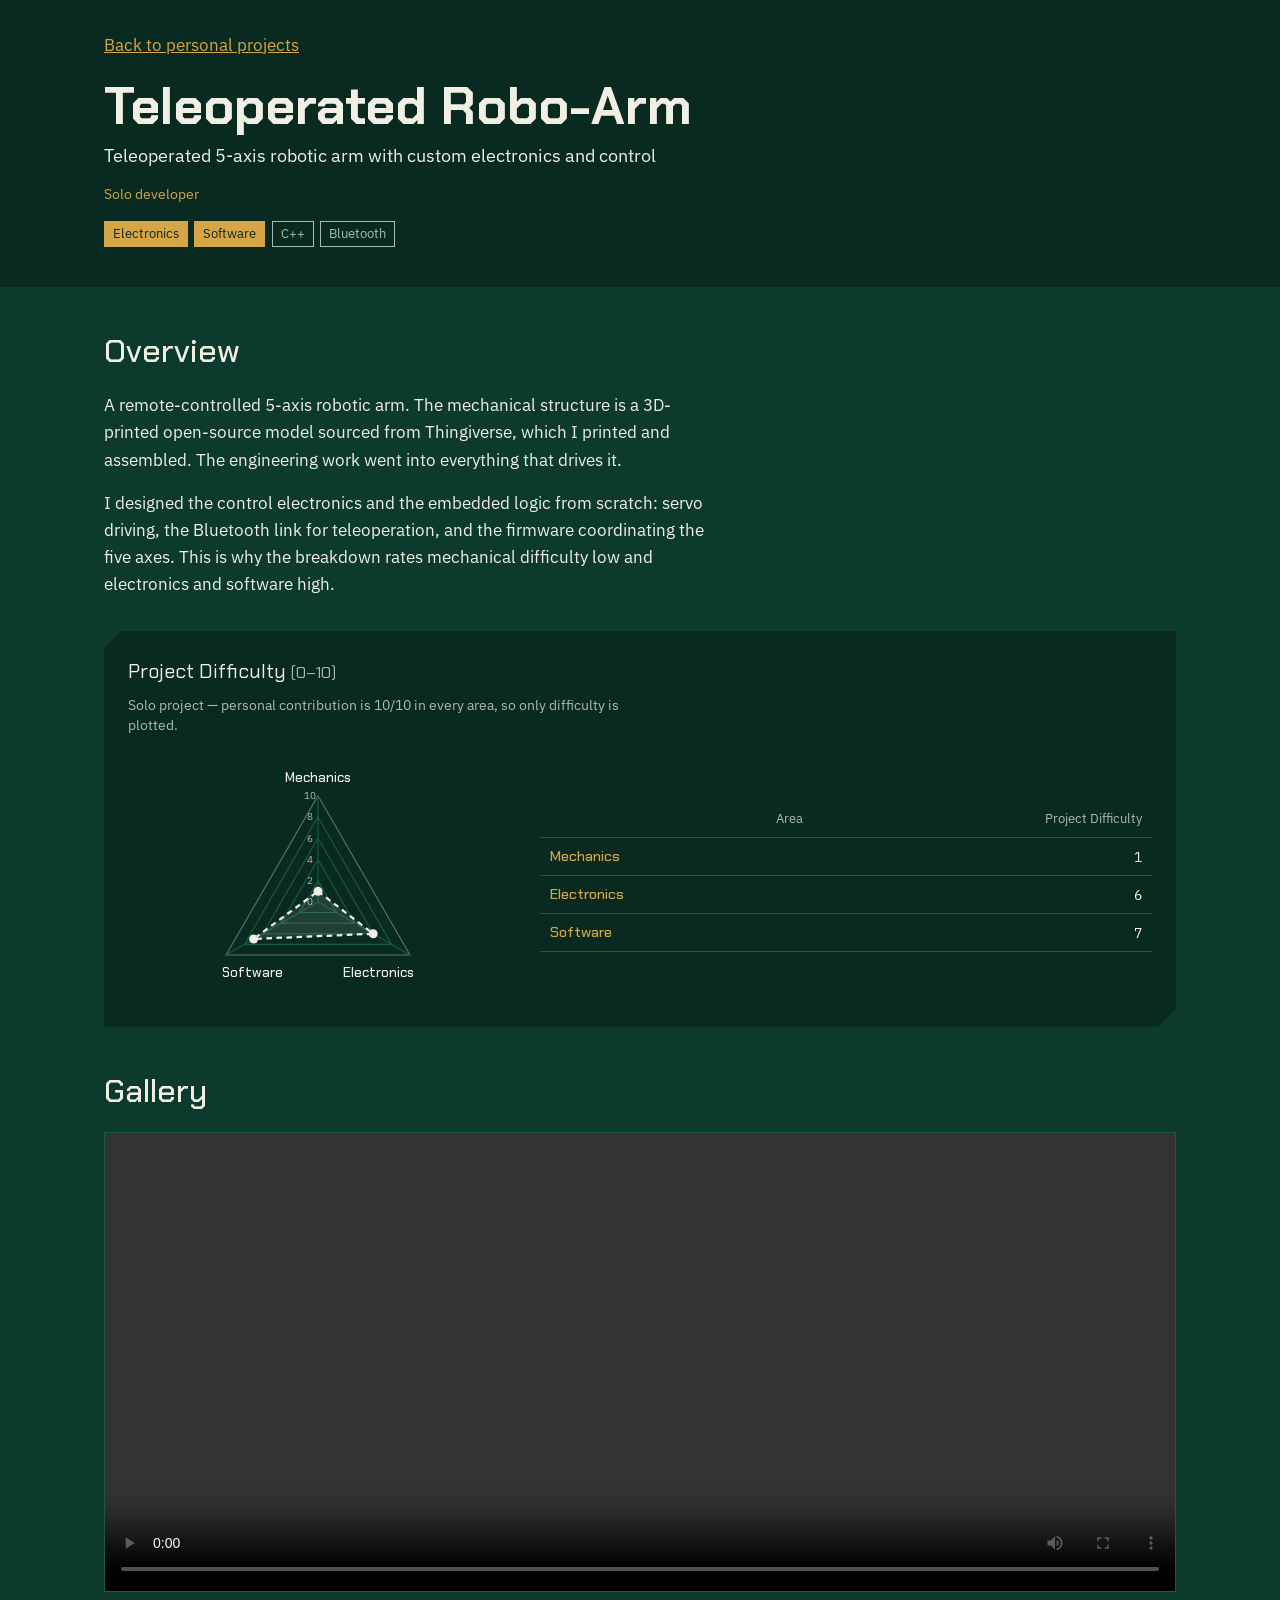
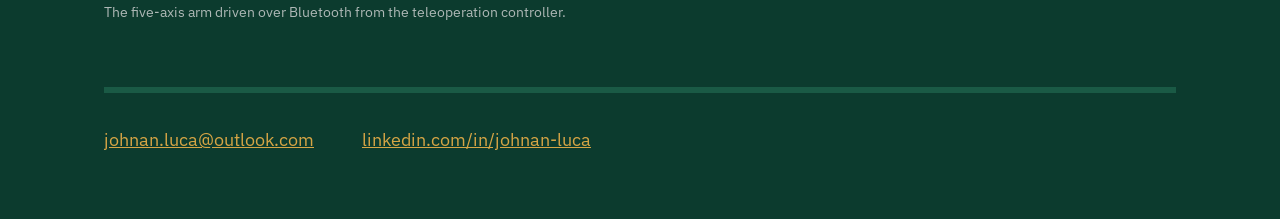
<file: project_roboarm.html>
<!DOCTYPE html>
<html lang="en">
<head>
	<meta charset="UTF-8">
	<meta name="viewport" content="width=device-width, initial-scale=1.0">
	<title>Teleoperated Robo-Arm | Johnan Luca</title>
	<link rel="preconnect" href="https://fonts.googleapis.com">
	<link rel="preconnect" href="https://fonts.gstatic.com" crossorigin>
	<link href="https://fonts.googleapis.com/css2?family=Chakra+Petch:wght@500;700&family=IBM+Plex+Sans:wght@400;600&display=swap" rel="stylesheet">
	<link rel="stylesheet" href="style.css">
</head>
<body>

<header class="page-head">
	<div>
		<a href="index.html#personal-projects">Back to personal projects</a>
		<h1>Teleoperated Robo-Arm</h1>
		<p>Teleoperated 5-axis robotic arm with custom electronics and control</p>
		<div class="role">Solo developer</div>
		<ul class="tags"><li class="domain">Electronics</li><li class="domain">Software</li><li>C++</li><li>Bluetooth</li></ul>
	</div>
</header>

<main class="board">

	<section>
		<div class="prose">
			<h2>Overview</h2>
			<p>A remote-controlled 5-axis robotic arm. The mechanical structure is a 3D-printed open-source model sourced from Thingiverse, which I printed and assembled. The engineering work went into everything that drives it.</p>
			<p>I designed the control electronics and the embedded logic from scratch: servo driving, the Bluetooth link for teleoperation, and the firmware coordinating the five axes. This is why the breakdown rates mechanical difficulty low and electronics and software high.</p>
		</div>

		<figure class="radar-figure">
			<figcaption class="radar-caption">Project Difficulty <span>(0&ndash;10)</span></figcaption>
			<p class="radar-note">Solo project &mdash; personal contribution is 10/10 in every area, so only difficulty is plotted.</p>
			<svg class="radar-svg" viewBox="0 0 340 225" role="img" aria-label="Radar chart: Project Difficulty across Mechanics, Electronics and Software">
				<polygon class="radar-grid" points="170.0,116.0 186.5,144.5 153.5,144.5"/>
				<polygon class="radar-grid" points="170.0,97.0 202.9,154.0 137.1,154.0"/>
				<polygon class="radar-grid" points="170.0,78.0 219.4,163.5 120.6,163.5"/>
				<polygon class="radar-grid" points="170.0,59.0 235.8,173.0 104.2,173.0"/>
				<polygon class="radar-grid radar-grid-outer" points="170.0,40.0 252.3,182.5 87.7,182.5"/>
				<line class="radar-spoke" x1="170.0" y1="135.0" x2="170.0" y2="40.0"/>
				<line class="radar-spoke" x1="170.0" y1="135.0" x2="252.3" y2="182.5"/>
				<line class="radar-spoke" x1="170.0" y1="135.0" x2="87.7" y2="182.5"/>
				<polygon class="radar-area radar-difficulty" points="170.0,125.5 219.4,163.5 112.4,168.2"/>
				<circle class="radar-dot radar-difficulty" cx="170.0" cy="125.5" r="4"/>
				<circle class="radar-dot radar-difficulty" cx="219.4" cy="163.5" r="4"/>
				<circle class="radar-dot radar-difficulty" cx="112.4" cy="168.2" r="4"/>
				<text class="radar-tick" x="163.0" y="138.0">0</text>
				<text class="radar-tick" x="163.0" y="119.0">2</text>
				<text class="radar-tick" x="163.0" y="100.0">4</text>
				<text class="radar-tick" x="163.0" y="81.0">6</text>
				<text class="radar-tick" x="163.0" y="62.0">8</text>
				<text class="radar-tick" x="163.0" y="43.0">10</text>
				<text class="radar-axis-label" x="170.0" y="28.0" text-anchor="middle">Mechanics</text>
				<text class="radar-axis-label" x="256.3" y="202.5" text-anchor="end">Electronics</text>
				<text class="radar-axis-label" x="83.7" y="202.5" text-anchor="start">Software</text>
			</svg>
			<table class="radar-table">
				<thead><tr><th scope="col">Area</th><th scope="col">Project Difficulty</th></tr></thead>
				<tbody>
					<tr><th scope="row">Mechanics</th><td>1</td></tr>
					<tr><th scope="row">Electronics</th><td>6</td></tr>
					<tr><th scope="row">Software</th><td>7</td></tr>
				</tbody>
			</table>
		</figure>
	</section>

	<section>
		<h2>Gallery</h2>
		<div class="gallery-grid">

			<!-- TODO: replace with images/roboarm-render.jpg once available -->

			<!-- TODO: replace with the control circuit schematic once available -->

			<!-- TODO: replace with a photo of the fully assembled arm once available -->

			<figure class="gallery-figure">
				<video class="gallery-item gallery-item--portrait" controls preload="metadata" playsinline>
					<source src="videos/roboarm_demo.mp4" type="video/mp4">
					Your browser does not support the video tag.
				</video>
				<figcaption class="gallery-caption">The five-axis arm driven over Bluetooth from the teleoperation controller.</figcaption>
			</figure>

		</div>
	</section>

	<footer class="contact">
		<a href="mailto:johnan.luca@outlook.com">johnan.luca@outlook.com</a>
		<a href="https://www.linkedin.com/in/johnan-luca" target="_blank" rel="noopener">linkedin.com/in/johnan-luca</a>
	</footer>

</main>

</body>
</html>
</file>
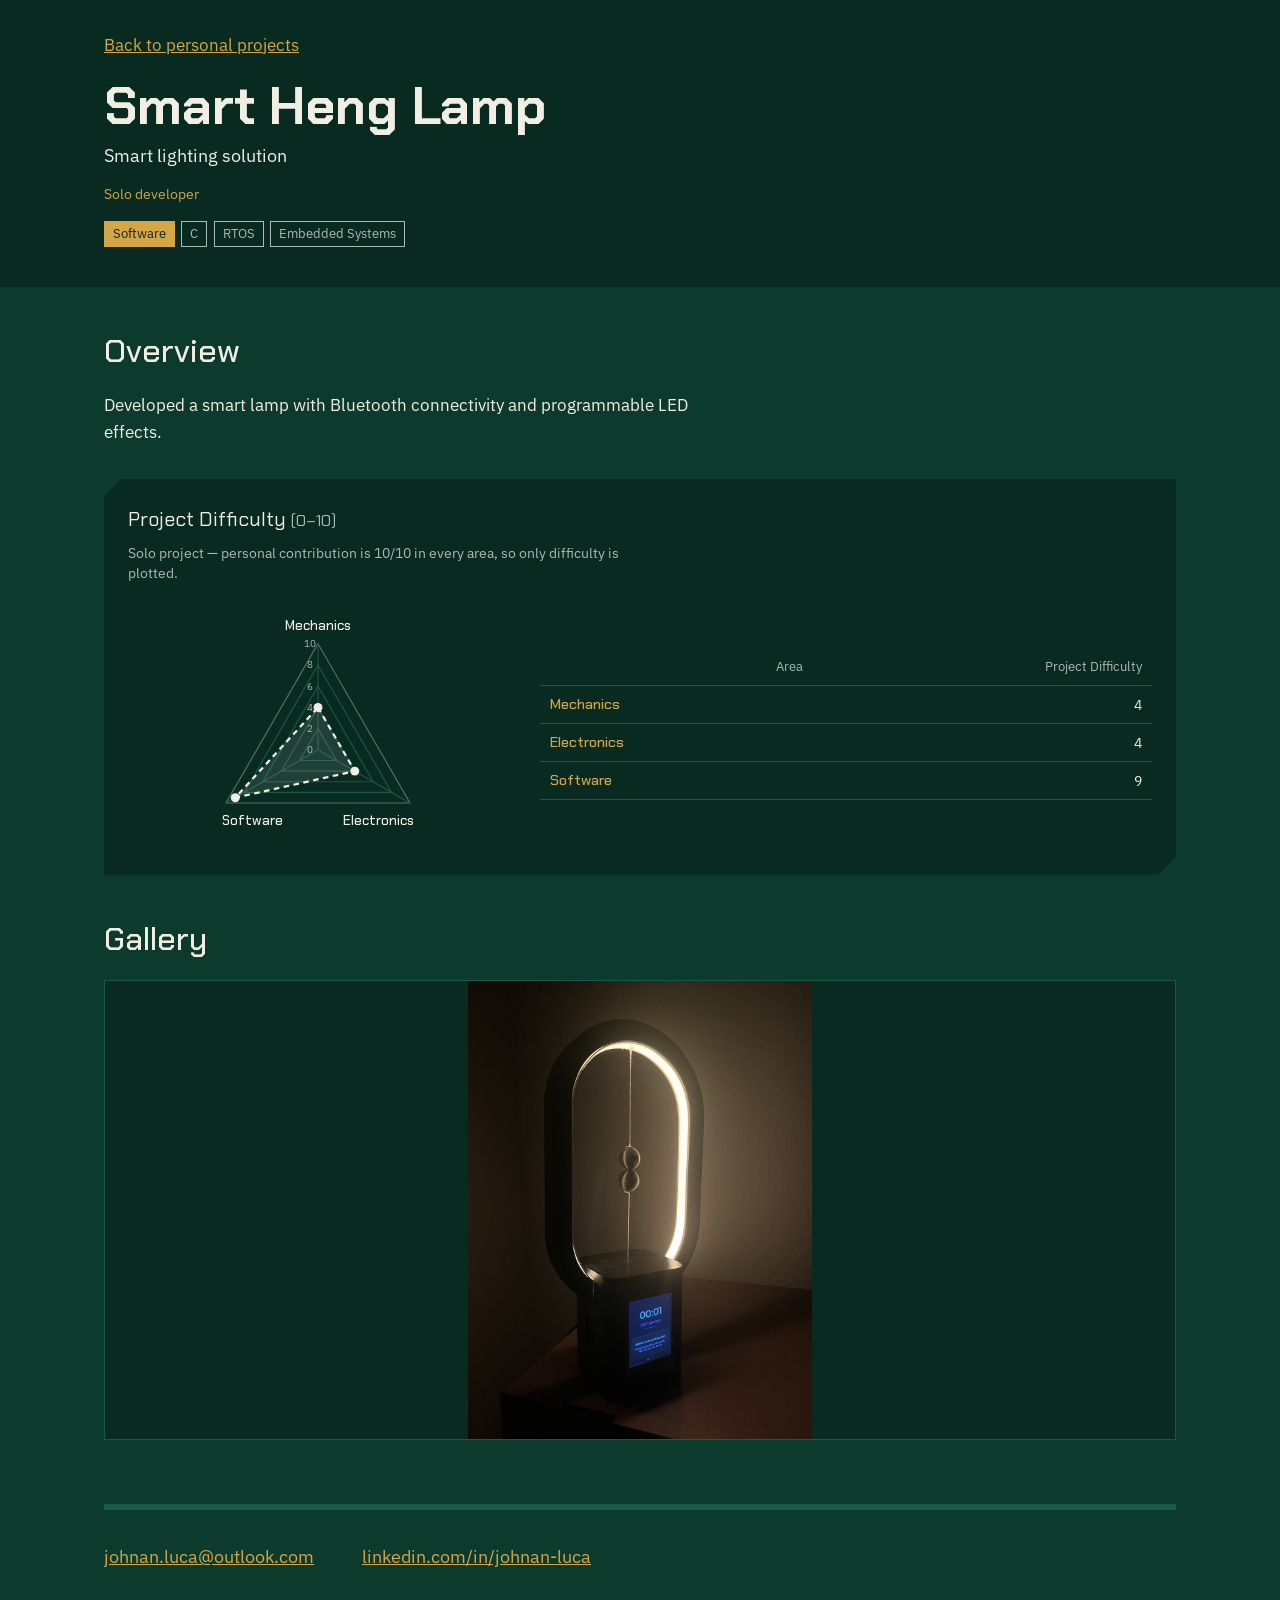
<file: project_smart_heng_lamp.html>
<!DOCTYPE html>
<html lang="en">
<head>
	<meta charset="UTF-8">
	<meta name="viewport" content="width=device-width, initial-scale=1.0">
	<title>Smart Heng Lamp | Johnan Luca</title>
	<link rel="preconnect" href="https://fonts.googleapis.com">
	<link rel="preconnect" href="https://fonts.gstatic.com" crossorigin>
	<link href="https://fonts.googleapis.com/css2?family=Chakra+Petch:wght@500;700&family=IBM+Plex+Sans:wght@400;600&display=swap" rel="stylesheet">
	<link rel="stylesheet" href="style.css">
</head>
<body>

<header class="page-head">
	<div>
		<a href="index.html#personal-projects">Back to personal projects</a>
		<h1>Smart Heng Lamp</h1>
		<p>Smart lighting solution</p>
		<div class="role">Solo developer</div>
		<ul class="tags"><li class="domain">Software</li><li>C</li><li>RTOS</li><li>Embedded Systems</li></ul>
	</div>
</header>

<main class="board">

	<section>
		<div class="prose">
			<h2>Overview</h2>
			<!-- TODO: qui va il racconto tecnico del progetto (nel sito vecchio era "COMING SOON"). -->
			<p>Developed a smart lamp with Bluetooth connectivity and programmable LED effects.</p>
		</div>

		<figure class="radar-figure">
			<figcaption class="radar-caption">Project Difficulty <span>(0&ndash;10)</span></figcaption>
			<p class="radar-note">Solo project &mdash; personal contribution is 10/10 in every area, so only difficulty is plotted.</p>
			<svg class="radar-svg" viewBox="0 0 340 225" role="img" aria-label="Radar chart: Project Difficulty across Mechanics, Electronics and Software">
				<polygon class="radar-grid" points="170.0,116.0 186.5,144.5 153.5,144.5"/>
				<polygon class="radar-grid" points="170.0,97.0 202.9,154.0 137.1,154.0"/>
				<polygon class="radar-grid" points="170.0,78.0 219.4,163.5 120.6,163.5"/>
				<polygon class="radar-grid" points="170.0,59.0 235.8,173.0 104.2,173.0"/>
				<polygon class="radar-grid radar-grid-outer" points="170.0,40.0 252.3,182.5 87.7,182.5"/>
				<line class="radar-spoke" x1="170.0" y1="135.0" x2="170.0" y2="40.0"/>
				<line class="radar-spoke" x1="170.0" y1="135.0" x2="252.3" y2="182.5"/>
				<line class="radar-spoke" x1="170.0" y1="135.0" x2="87.7" y2="182.5"/>
				<polygon class="radar-area radar-difficulty" points="170.0,97.0 202.9,154.0 96.0,177.8"/>
				<circle class="radar-dot radar-difficulty" cx="170.0" cy="97.0" r="4"/>
				<circle class="radar-dot radar-difficulty" cx="202.9" cy="154.0" r="4"/>
				<circle class="radar-dot radar-difficulty" cx="96.0" cy="177.8" r="4"/>
				<text class="radar-tick" x="163.0" y="138.0">0</text>
				<text class="radar-tick" x="163.0" y="119.0">2</text>
				<text class="radar-tick" x="163.0" y="100.0">4</text>
				<text class="radar-tick" x="163.0" y="81.0">6</text>
				<text class="radar-tick" x="163.0" y="62.0">8</text>
				<text class="radar-tick" x="163.0" y="43.0">10</text>
				<text class="radar-axis-label" x="170.0" y="28.0" text-anchor="middle">Mechanics</text>
				<text class="radar-axis-label" x="256.3" y="202.5" text-anchor="end">Electronics</text>
				<text class="radar-axis-label" x="83.7" y="202.5" text-anchor="start">Software</text>
			</svg>
			<table class="radar-table">
				<thead><tr><th scope="col">Area</th><th scope="col">Project Difficulty</th></tr></thead>
				<tbody>
					<tr><th scope="row">Mechanics</th><td>4</td></tr>
					<tr><th scope="row">Electronics</th><td>4</td></tr>
					<tr><th scope="row">Software</th><td>9</td></tr>
				</tbody>
			</table>
		</figure>
	</section>

	<section>
		<h2>Gallery</h2>
		<div class="gallery-grid">

			<!-- Scatto verticale: gallery-item--portrait lo mostra per intero. -->
			<img src="images/smart_heng_lamp_full.jpg" width="1000" height="1333" loading="lazy"
				 alt="The finished Smart Heng Lamp switched on: the magnetically balanced arms hold the lit ring, above the custom base whose screen shows the clock"
				 class="gallery-item gallery-item--portrait">

			<!-- TODO: replace with images/smart_heng_lamp_render.jpg once available -->

			<!-- TODO: replace with images/smart_heng_lamp_schematic.jpg once available -->

			<!-- TODO: replace with a <video> tag pointing to videos/smart_heng_lamp_demo.mp4 once available -->

		</div>
	</section>

	<footer class="contact">
		<a href="mailto:johnan.luca@outlook.com">johnan.luca@outlook.com</a>
		<a href="https://www.linkedin.com/in/johnan-luca" target="_blank" rel="noopener">linkedin.com/in/johnan-luca</a>
	</footer>

</main>

</body>
</html>
</file>
<file: style.css>
/* Tema "solder mask": verde PCB, testo color serigrafia, pad dorati. */
:root {
	--mask: #0C3B2E;
	--mask-deep: #082A21;
	--trace: #1A5A45;
	--silk: #F1EFE4;
	--gold: #D6A545;
	--tin: #AEB8B6;
	--chamfer: polygon(18px 0, 100% 0, 100% calc(100% - 18px), calc(100% - 18px) 100%, 0 100%, 0 18px);
}

* { box-sizing: border-box; }

body {
	margin: 0;
	background: var(--mask);
	color: var(--silk);
	font-family: 'IBM Plex Sans', -apple-system, "Segoe UI", sans-serif;
	font-size: 17px;
	line-height: 1.6;
}

a { color: var(--gold); }
:focus-visible { outline: 2px solid var(--gold); outline-offset: 3px; }
h1, h2, h3 { font-family: 'Chakra Petch', sans-serif; line-height: 1.05; margin: 0; }
h2 { font-size: 2rem; font-weight: 500; margin-bottom: 1.5rem; }
img, video { max-width: 100%; }

.board { position: relative; max-width: 1120px; margin: 0 auto; padding: 0 1.5rem 4rem; }
.board section { padding-top: 3rem; }

/* Piste e vias solo nei margini laterali, nel colore che ha il rame sotto la
   solder mask. Sotto i 1400px non c'e' margine: spariscono e la pagina resta pulita. */
.board::before, .board::after {
	content: "";
	position: absolute;
	top: 0;
	bottom: 0;
	left: -130px;
	width: 110px;
	background: url("data:image/svg+xml,%3Csvg xmlns='http://www.w3.org/2000/svg' width='110' height='640'%3E%3Cg fill='none' stroke='%231A5A45' stroke-width='6' stroke-linecap='round' stroke-linejoin='round'%3E%3Cpath d='M15 0V120L45 150V300L15 330V640'/%3E%3Cpath d='M35 0V100L65 130V320L35 350V640'/%3E%3Cpath d='M90 0V420L65 445V520L90 545V640'/%3E%3Cpath d='M90 60L102 72V100'/%3E%3C/g%3E%3Cg fill='%23082A21' stroke='%23D6A545' stroke-opacity='.55' stroke-width='3'%3E%3Ccircle cx='102' cy='102' r='5'/%3E%3Ccircle cx='58' cy='585' r='5'/%3E%3Ccircle cx='58' cy='607' r='5'/%3E%3C/g%3E%3C/svg%3E") repeat-y;
}
.board::after { left: auto; right: -130px; transform: scaleX(-1); }
@media (max-width: 1400px) { .board::before, .board::after { display: none; } }

/* ---------- Hero della home ---------- */
.hero { position: relative; isolation: isolate; overflow: hidden; padding: 3.5rem 1.5rem; background: var(--mask-deep); }
.hero-inner { max-width: 760px; margin: 0 auto; display: grid; grid-template-columns: 190px 1fr; gap: 2.25rem; align-items: center; }
.hero-inner > img { display: block; width: 100%; height: auto; aspect-ratio: 3 / 4; object-fit: cover; clip-path: var(--chamfer); }
.hero h1 { font-size: 2.75rem; font-weight: 700; }
.hero-inner p { margin: .5rem 0 1.1rem; font-size: 1.1rem; line-height: 1.45; }
.facts { display: grid; grid-template-columns: auto 1fr; gap: .3rem 1rem; margin: 0 0 1.25rem; font-size: .95rem; }
.facts dt { color: var(--gold); font-family: 'Chakra Petch', sans-serif; }
.facts dd { margin: 0; }
.reach { display: flex; flex-wrap: wrap; gap: .75rem; }
.reach a { padding: .35rem .9rem; border: 1px solid var(--gold); text-decoration: none; font-family: 'Chakra Petch', sans-serif; }
.reach a:first-child { background: var(--gold); color: var(--mask-deep); }

/* Le due foto dei talk. Su schermi larghi fanno da sfondo ai lati dell'hero,
   tinte dal verde e sfumate verso il centro; su schermi stretti non c'e' spazio
   ai lati, quindi diventano due foto normali sotto il testo. */
.talks { display: contents; }
.talk { margin: 0; font-size: .8rem; line-height: 1.35; }
.talk b { display: block; font-family: 'Chakra Petch', sans-serif; color: var(--gold); }
@media (min-width: 1101px) {
	.talk img { position: absolute; top: 0; z-index: -1; height: 100%; width: auto; max-width: none; filter: grayscale(1) contrast(1.1); mix-blend-mode: luminosity; opacity: .6; }
	.talk-left img { left: 0; -webkit-mask-image: linear-gradient(90deg, #000 30%, transparent 68%); mask-image: linear-gradient(90deg, #000 30%, transparent 68%); }
	.talk-right img { right: 0; -webkit-mask-image: linear-gradient(270deg, #000 30%, transparent 68%); mask-image: linear-gradient(270deg, #000 30%, transparent 68%); }
	.talk figcaption { position: absolute; bottom: .75rem; max-width: 17rem; text-shadow: 0 0 6px var(--mask-deep), 0 0 2px var(--mask-deep); }
	.talk-left figcaption { left: 1.5rem; }
	.talk-right figcaption { right: 1.5rem; text-align: right; }
}
@media (max-width: 1100px) {
	.talks { display: grid; grid-template-columns: 1fr 1fr; gap: 1rem; max-width: 760px; margin: 2rem auto 0; }
	.talk img { display: block; width: 100%; height: auto; aspect-ratio: 16 / 9; object-fit: cover; margin-bottom: .5rem; }
}

/* ---------- Testata delle pagine di dettaglio ---------- */
.page-head { padding: 2rem 1.5rem 2.5rem; background: var(--mask-deep); }
.page-head > div { max-width: 1072px; margin: 0 auto; }
.page-head h1 { margin: 1.25rem 0 .5rem; font-size: clamp(2.2rem, 5vw, 3.25rem); font-weight: 700; }
.page-head p { margin: 0 0 .75rem; max-width: 60ch; font-size: 1.1rem; }

/* ---------- Blocchi condivisi ---------- */
.two-col { display: grid; grid-template-columns: 1fr 1fr; gap: 3rem; align-items: start; }
.prose p { margin: 0 0 1rem; max-width: 62ch; }
.note { margin: -1rem 0 1.5rem; color: var(--tin); font-size: .95rem; }
.role { margin: .3rem 0 .1rem; color: var(--gold); font-size: .9rem; }
.period { margin: 0 0 .8rem; color: var(--tin); font-size: .85rem; }

.tags { display: flex; flex-wrap: wrap; gap: .4rem; margin: 1rem 0 0; padding: 0; list-style: none; }
.tags li { padding: .1rem .5rem; border: 1px solid var(--tin); font-size: .8rem; color: var(--tin); }
/* Il dominio tecnico del progetto: sempre la prima etichetta, in oro pieno. */
.tags li.domain { background: var(--gold); border-color: var(--gold); color: var(--mask-deep); }

/* Barra a pad, da 0 a 10: il valore arriva da --v sull'elemento o su un antenato. */
.pads {
	display: block;
	height: 10px;
	background: linear-gradient(90deg, var(--on, var(--gold)) calc(var(--v) * 10%), var(--off, var(--trace)) 0);
	-webkit-mask: repeating-linear-gradient(90deg, #000 0 calc(10% - 4px), transparent 0 10%);
	mask: repeating-linear-gradient(90deg, #000 0 calc(10% - 4px), transparent 0 10%);
}

/* ---------- Skill ---------- */
.skill-groups { display: grid; grid-template-columns: auto 1fr; gap: .75rem 1.25rem; align-items: baseline; }
.skill-groups h3 { font-size: 1rem; font-weight: 500; color: var(--gold); }
.skills { position: relative; list-style: none; margin: 0; padding: 0; display: flex; flex-wrap: wrap; gap: .5rem; }
.skills li { padding: .3rem .75rem; background: var(--mask-deep); border: 1px solid var(--trace); cursor: default; }
.skills li:hover, .skills li:focus { border-color: var(--gold); }
/* Il livello resta nascosto finche' non si passa sopra (o si tocca / si arriva
   col tab): cosi' la lista resta compatta anche quando le skill aumentano. */
.level { position: absolute; left: 0; top: calc(100% + 4px); z-index: 2; width: 13rem; padding: .6rem .75rem; background: var(--silk); color: var(--mask-deep); font-size: .85rem; visibility: hidden; opacity: 0; transition: opacity .15s; }
.level::before { content: "Confidence level"; display: block; font-family: 'Chakra Petch', sans-serif; font-weight: 700; }
.level .pads { margin-top: .4rem; --on: var(--mask); --off: rgba(8, 42, 33, .18); }
.skills li:hover .level, .skills li:focus .level { visibility: visible; opacity: 1; }
.hint { margin: 1rem 0 0; font-size: .85rem; color: var(--tin); }
/* Con spazio a destra il riquadro si apre sotto la skill; altrimenti sotto il
   gruppo, per non uscire dallo schermo. */
@media (min-width: 1301px) {
	.skills li { position: relative; }
	.level { left: -1px; }
}

/* ---------- Card dei progetti ---------- */
.cards { display: grid; grid-template-columns: repeat(3, 1fr); gap: 1.5rem; }
.card { display: block; background: var(--mask-deep); color: inherit; text-decoration: none; clip-path: var(--chamfer); }
.card img { display: block; width: 100%; height: auto; aspect-ratio: 4 / 3; object-fit: cover; }
.card > div { padding: 1.25rem 1.25rem 1.75rem; }
.card h3 { font-size: 1.6rem; font-weight: 700; }
.card p { margin: 0; font-size: .95rem; }
.card:hover h3 { text-decoration: underline; text-decoration-color: var(--gold); }

/* ---------- Pagine di dettaglio ---------- */
/* Radar "Project breakdown": stesso markup e stesse classi del sito vecchio, cosi'
   un grafico si puo' copiare da una pagina all'altra. Le due serie non si
   distinguono solo per colore: la difficolta' ha anche il contorno tratteggiato. */
.radar-figure {
	--viz-s1: var(--gold);   /* Personal Contribution */
	--viz-s2: var(--silk);   /* Project Difficulty    */
	margin: 2rem 0 0;
	padding: 1.5rem;
	background: var(--mask-deep);
	clip-path: var(--chamfer);
	display: grid;
	grid-template-columns: minmax(260px, 380px) minmax(220px, 1fr);
	grid-template-areas:
		"caption caption"
		"legend  legend"
		"chart   table";
	align-items: center;
	gap: 8px 2rem;
}
.radar-caption { grid-area: caption; font-family: 'Chakra Petch', sans-serif; font-size: 1.25rem; }
.radar-caption span { font-size: 1rem; color: var(--tin); }
.radar-note { grid-area: legend; margin: 0 0 8px; max-width: 62ch; font-size: .85rem; line-height: 1.5; color: var(--tin); }
.radar-legend { grid-area: legend; list-style: none; display: flex; flex-wrap: wrap; gap: 6px 20px; margin: 0 0 8px; padding: 0; font-size: .85rem; color: var(--tin); }
.radar-legend li { display: flex; align-items: center; gap: 8px; }
.radar-swatch { width: 10px; height: 10px; flex-shrink: 0; }
.radar-svg { grid-area: chart; width: 100%; height: auto; }
.radar-grid { fill: none; stroke: var(--trace); stroke-width: 1; }
.radar-grid-outer { stroke: var(--tin); stroke-opacity: .5; }
.radar-spoke { stroke: var(--trace); stroke-width: 1; }
.radar-tick { fill: var(--tin); font-size: 9px; text-anchor: middle; }
.radar-axis-label { fill: var(--silk); font-family: 'Chakra Petch', sans-serif; font-size: 12px; font-weight: 500; }
.radar-area { fill-opacity: .22; stroke-width: 2; stroke-linejoin: round; }
.radar-contribution { fill: var(--viz-s1); stroke: var(--viz-s1); }
.radar-difficulty { fill: var(--viz-s2); stroke: var(--viz-s2); }
.radar-area.radar-difficulty { fill-opacity: .1; stroke-dasharray: 5 4; }
.radar-dot.radar-contribution, .radar-dot.radar-difficulty { stroke: none; }
.radar-table { grid-area: table; border-collapse: collapse; font-size: .9rem; }
.radar-table th, .radar-table td { padding: 7px 10px; text-align: right; border-bottom: 1px solid var(--trace); white-space: nowrap; }
.radar-table thead th { font-size: .8rem; font-weight: 400; color: var(--tin); }
.radar-table tbody th { text-align: left; font-family: 'Chakra Petch', sans-serif; font-weight: 500; color: var(--gold); }
.radar-table tbody td { font-variant-numeric: tabular-nums; }

/* Galleria: stesso layout del sito vecchio. Celle da 250px in cover; gli scatti
   verticali (--portrait) hanno una cella piu' alta e stanno dentro interi. */
.gallery-grid { display: grid; grid-template-columns: repeat(auto-fit, minmax(300px, 1fr)); gap: 20px; align-items: start; }
.gallery-item { display: block; width: 100%; height: 250px; object-fit: cover; background: var(--mask-deep); border: 1px solid var(--trace); transition: transform .3s ease; }
.gallery-item:hover { transform: scale(1.02); }
.gallery-item--portrait { height: 460px; object-fit: contain; }
.gallery-figure { margin: 0; display: flex; flex-direction: column; }
.gallery-caption { margin-top: 10px; font-size: .9rem; line-height: 1.45; color: var(--tin); }

/* ---------- Contatti ---------- */
.contact { display: flex; flex-wrap: wrap; gap: .5rem 3rem; margin-top: 4rem; padding-top: 2rem; border-top: 6px solid var(--trace); font-size: 1.15rem; }

@media (max-width: 860px) {
	.two-col, .cards { grid-template-columns: 1fr; }
	.hero-inner { grid-template-columns: 1fr; }
	.hero-inner > img { max-width: 190px; }
	.radar-figure { grid-template-columns: 1fr; grid-template-areas: "caption" "legend" "chart" "table"; gap: 8px 0; }
	.radar-table { width: 100%; margin-top: 16px; }
}

@media (prefers-reduced-motion: reduce) {
	.level, .gallery-item { transition: none; }
}
</file>
